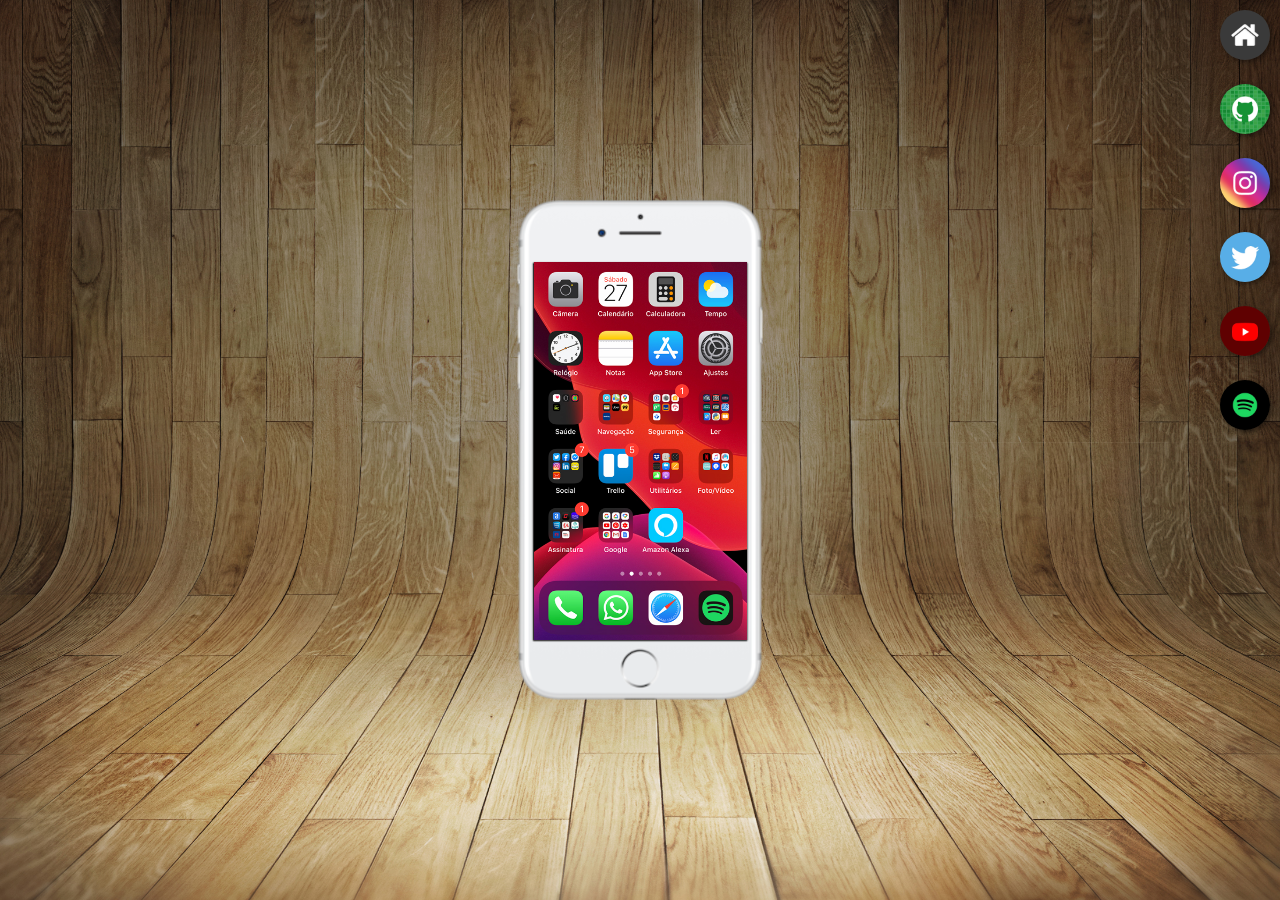
<file: index.html>
<!DOCTYPE html>
<html lang="pt-br">

<head>
    <meta charset="UTF-8">
    <meta name="viewport" content="width=device-width, initial-scale=1.0">
    <title>Projeto Redes sociais</title>
    <link rel="shortcut icon" href="favicon.ico" type="image/x-icon">
    <link rel="stylesheet" href="estilos/style.css">
</head>

<body>
    <main>

        <section id="telefone">
            <iframe src="home.html" name="tela" id="tela" frameborder="0"></iframe>
        </section>



        <section id="redes">
            <a href="home.html" target="tela"> <img src="imagens/logo-home.jpg" alt="home"></a><br>
            <a href="github.html" target="tela"> <img src="imagens/logo-github.jpg" alt="git"></a><br>
            <a href="instagram.html" target="tela"> <img src="imagens/logo-instagram.jpg" alt="IG"></a><br>
            <a href="twitter.html" target="tela"> <img src="imagens/logo-twitter.jpg" alt="X"></a><br>
            <a href="youtube.html" target="tela"> <img src="imagens/logo-youtube.jpg" alt="YT"></a><br>
            <a href="spotify.html" target="tela"> <img src="imagens/logo-spotify.jpg" alt="SPOTIFY"></a>
        </section>
    </main>
</body>

</html>
</file>
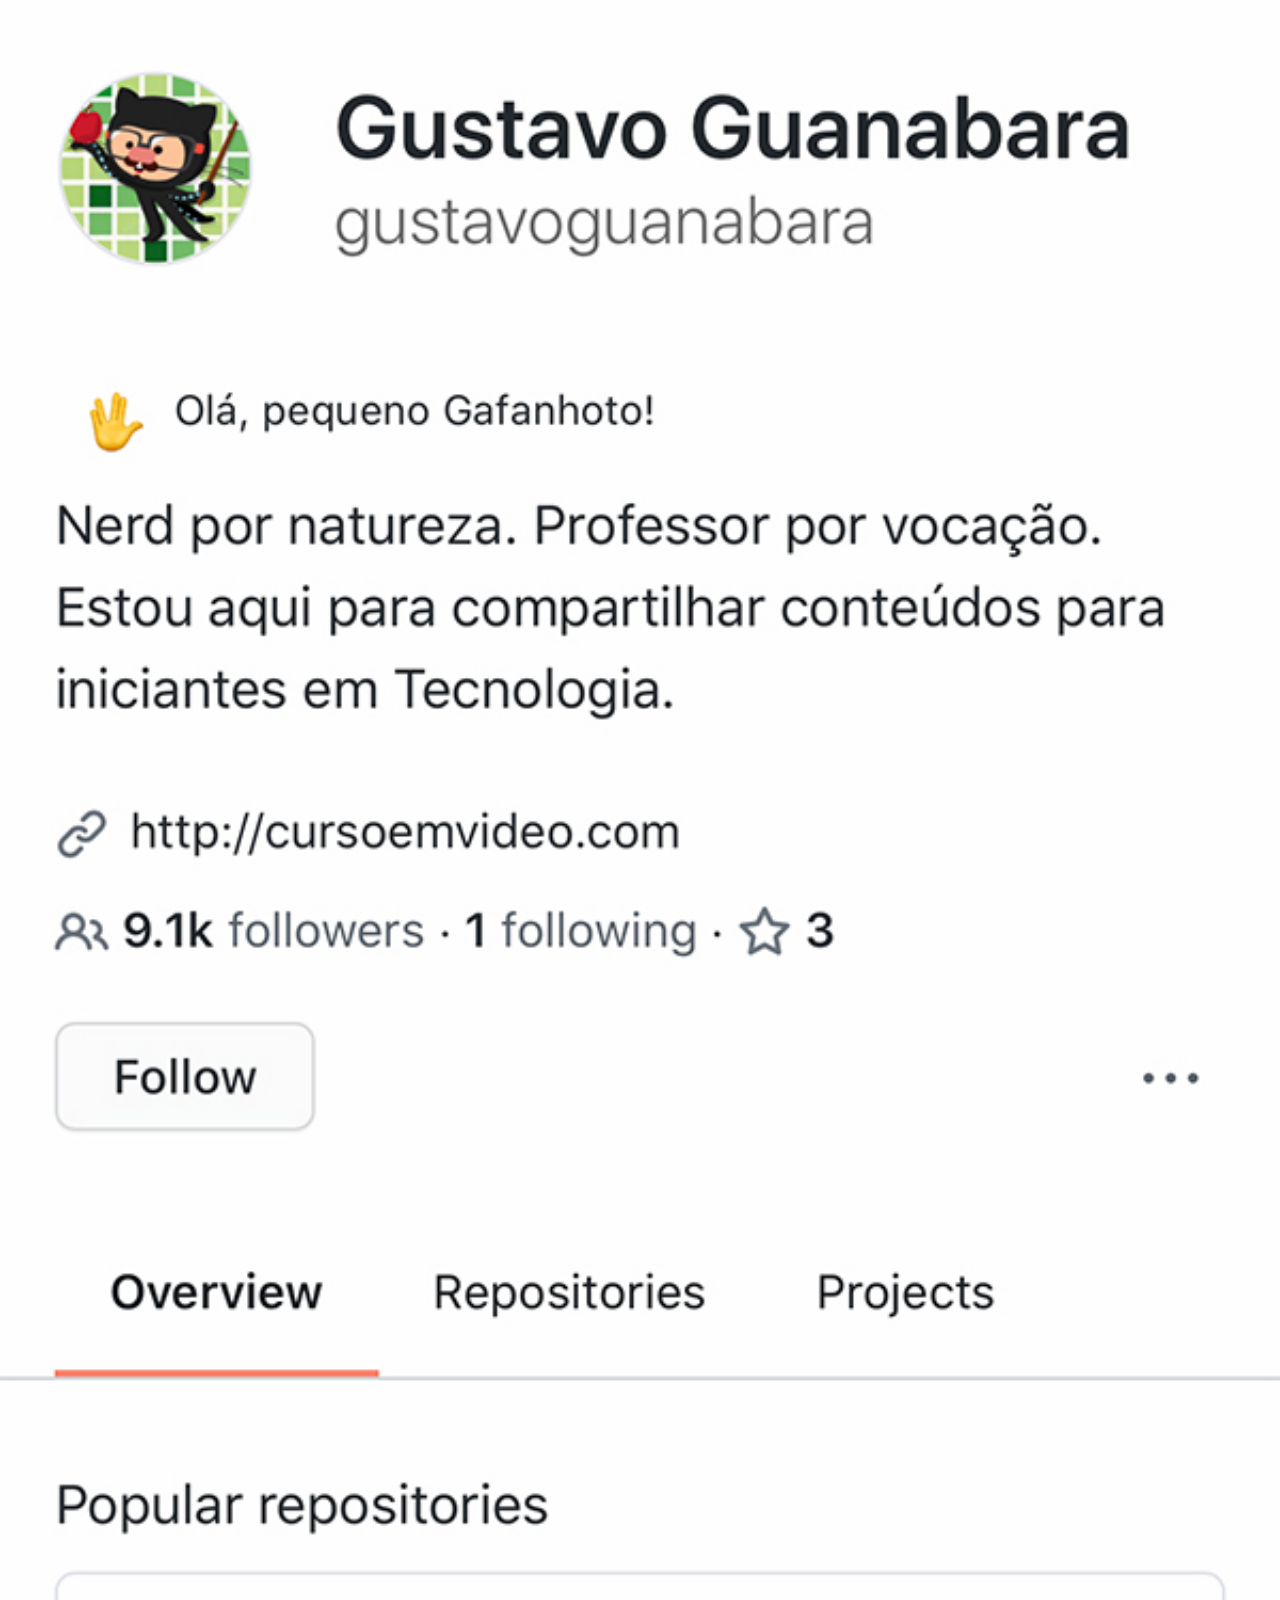
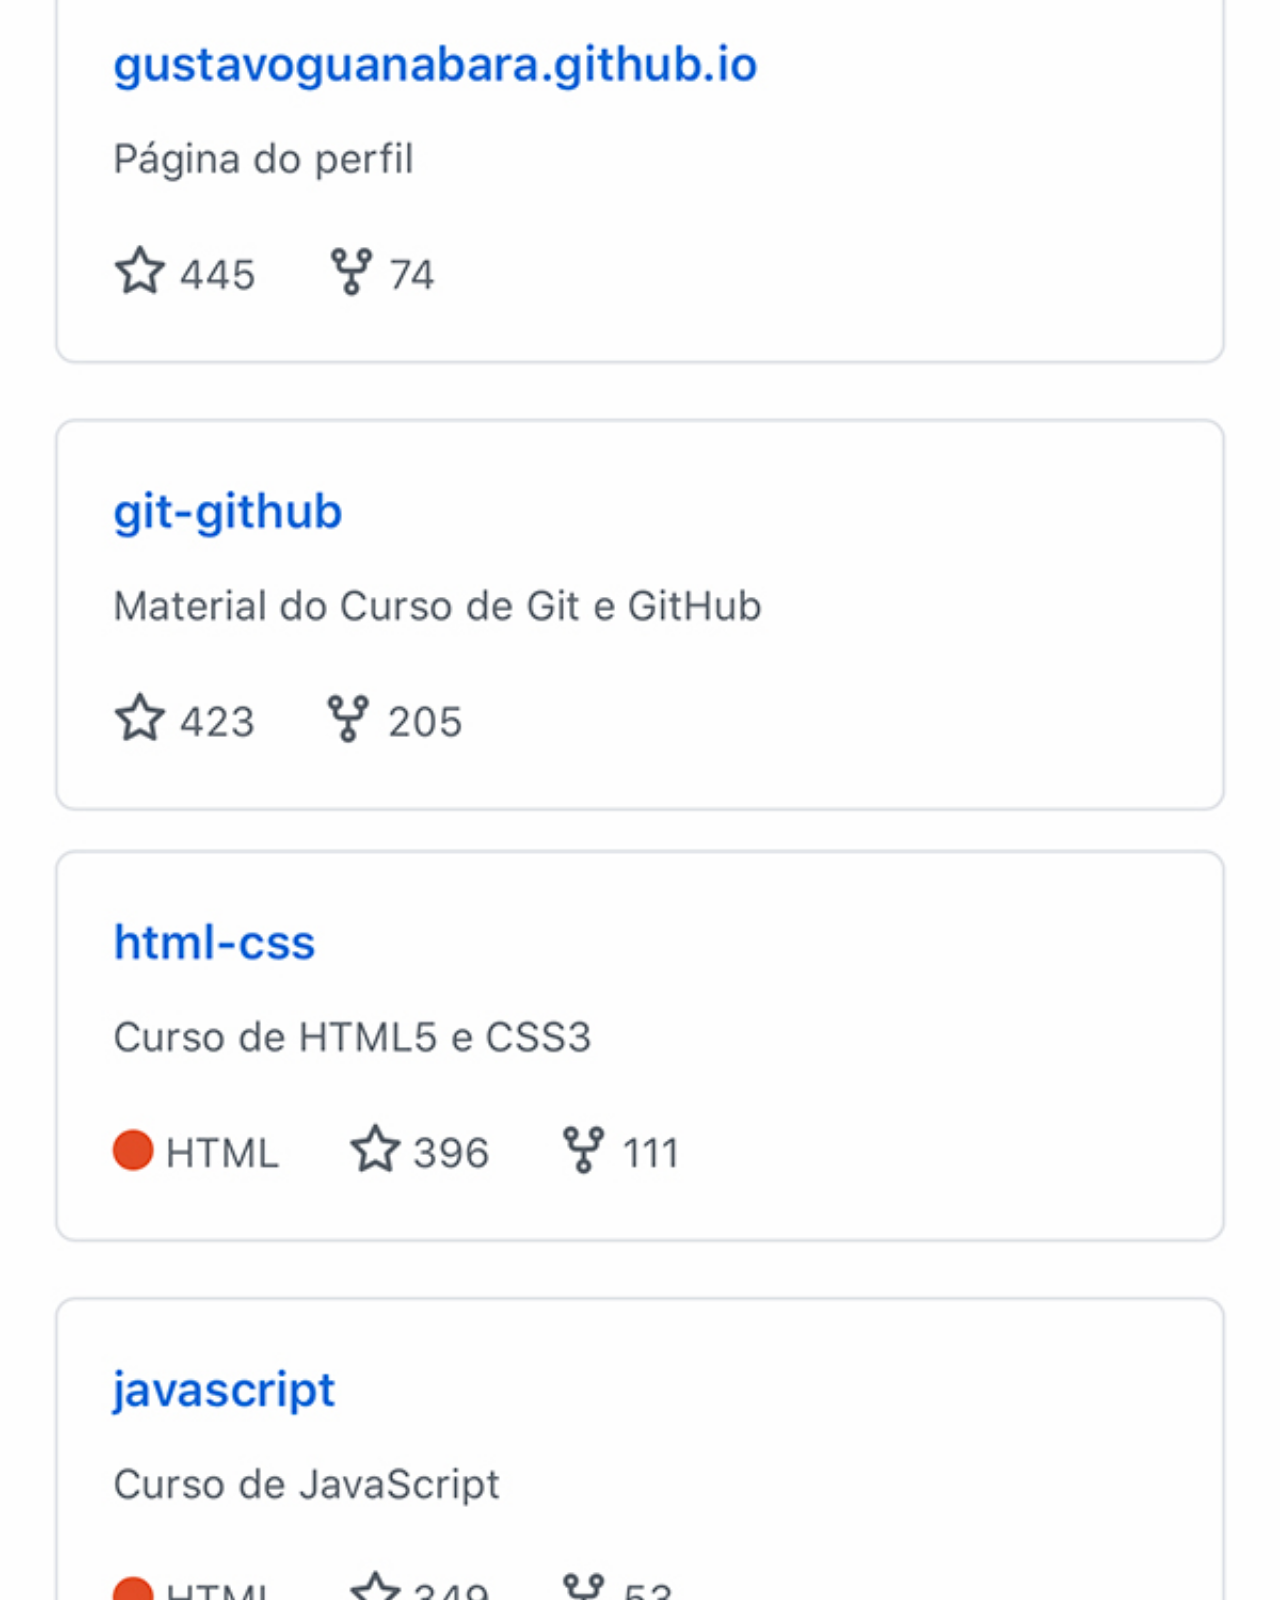
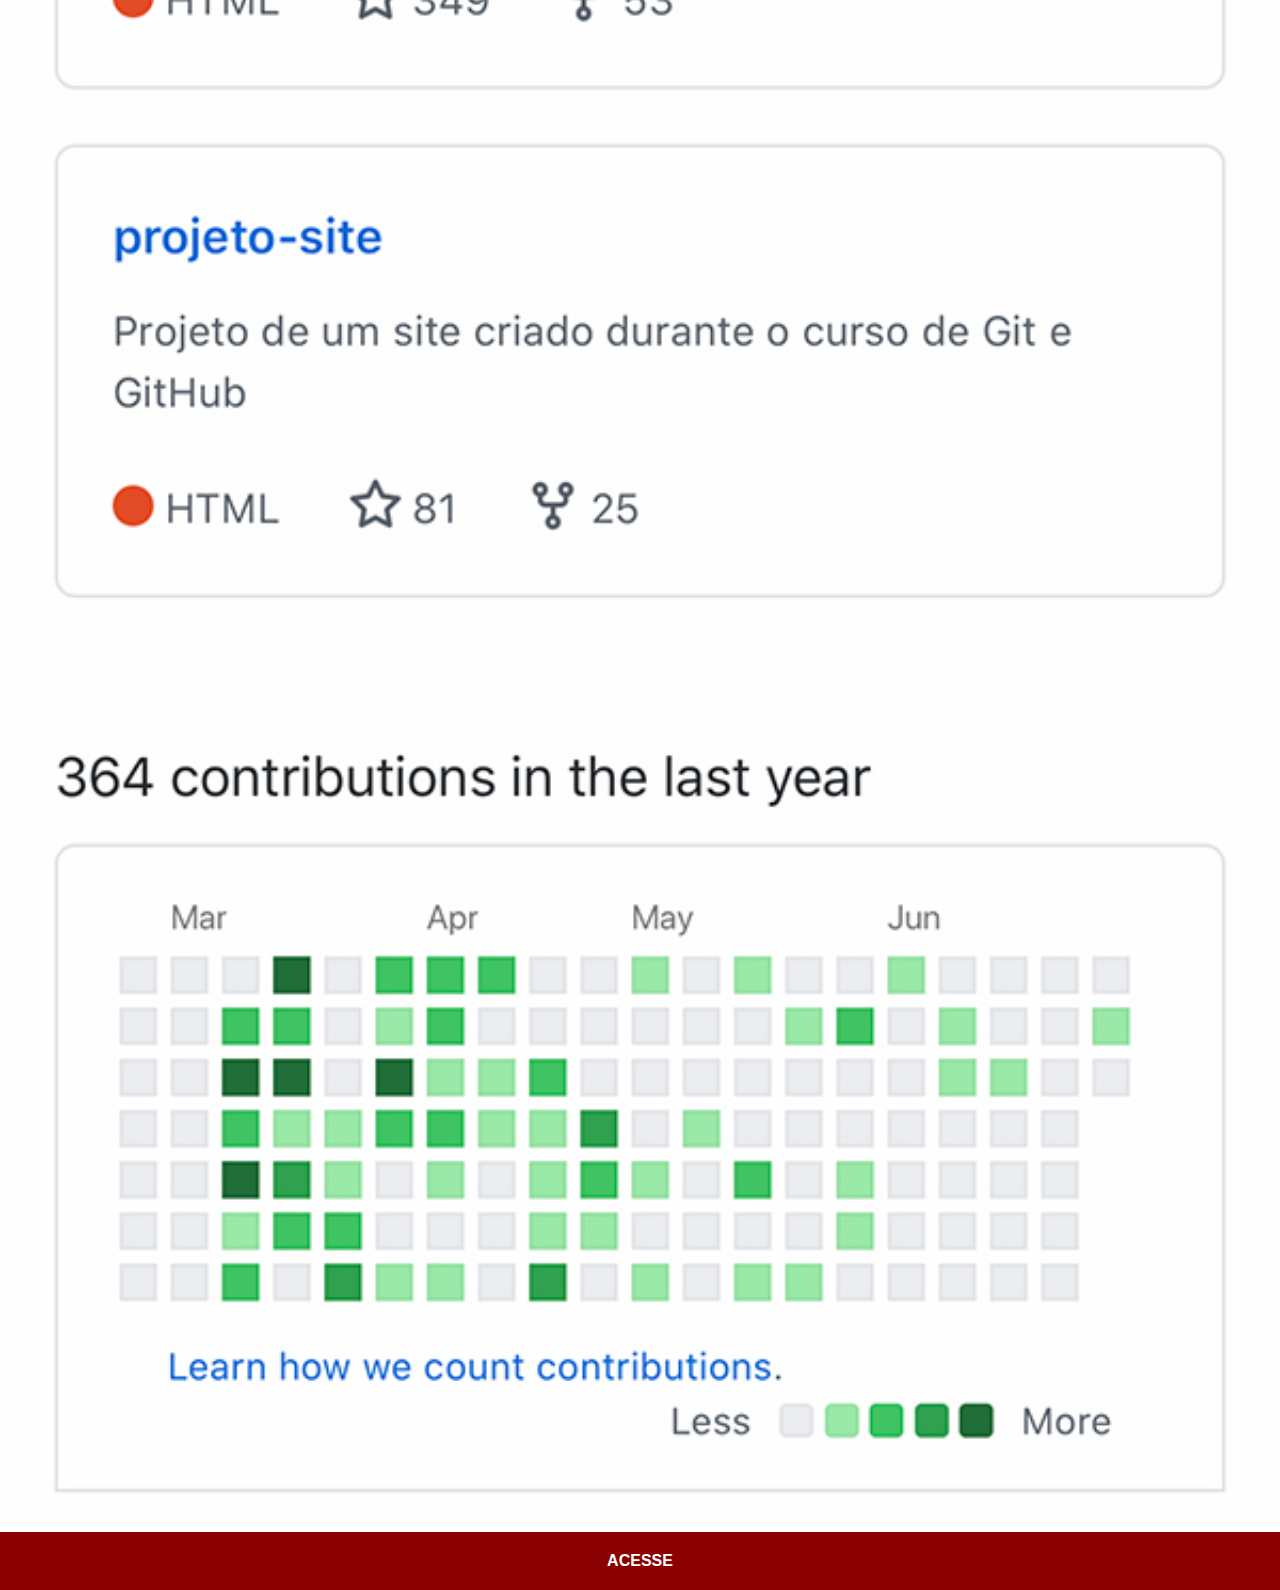
<file: github.html>
<!DOCTYPE html>
<html lang="pt-br">
<head>
    <meta charset="UTF-8">
    <meta name="viewport" content="width=device-width, initial-scale=1.0">
    <title>GITHUB</title>
</head>
<link rel="stylesheet" href="estilos/social.css">
<body>
    <img src="imagens/tela-github.jpg" alt="GITHUB">
    <a target="_blank" href="https://github.com/arthurolivercarva/"> ACESSE</a>
</body>
</html>
</file>
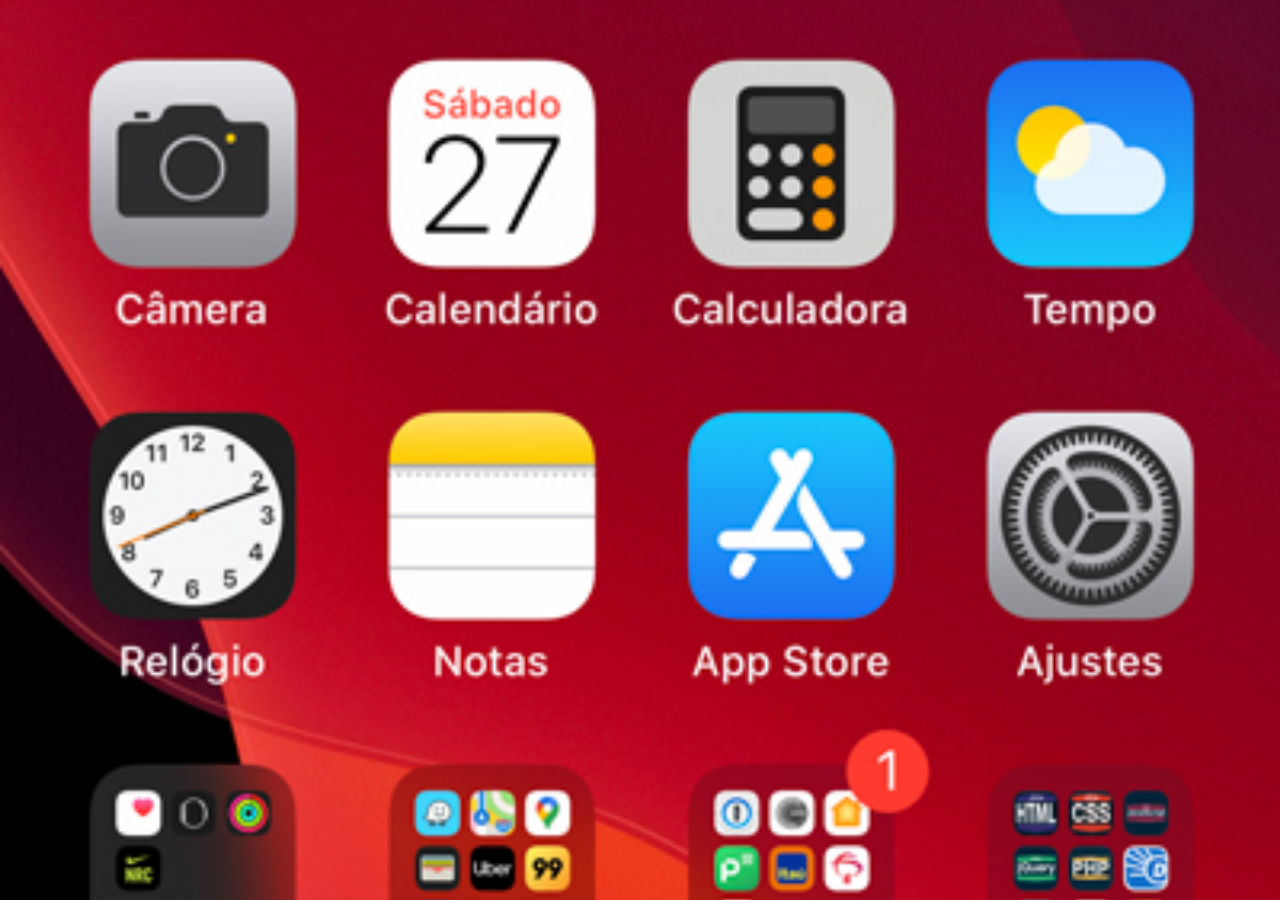
<file: home.html>
<!DOCTYPE html>
<html lang="pt-br">

<head>
    <meta charset="UTF-8">
    <meta name="viewport" content="width=device-width, initial-scale=1.0">
    <title>Home</title>
</head>
<style>
    * {
        margin: 0px;
        padding: 0px;
    }

    body {
        width: 100vw;
        height: 100vh;
        background: black url('imagens/tela-home.jpg') no-repeat top center;
        background-size: cover;
    }
</style>

<body>

</body>

</html>
</file>
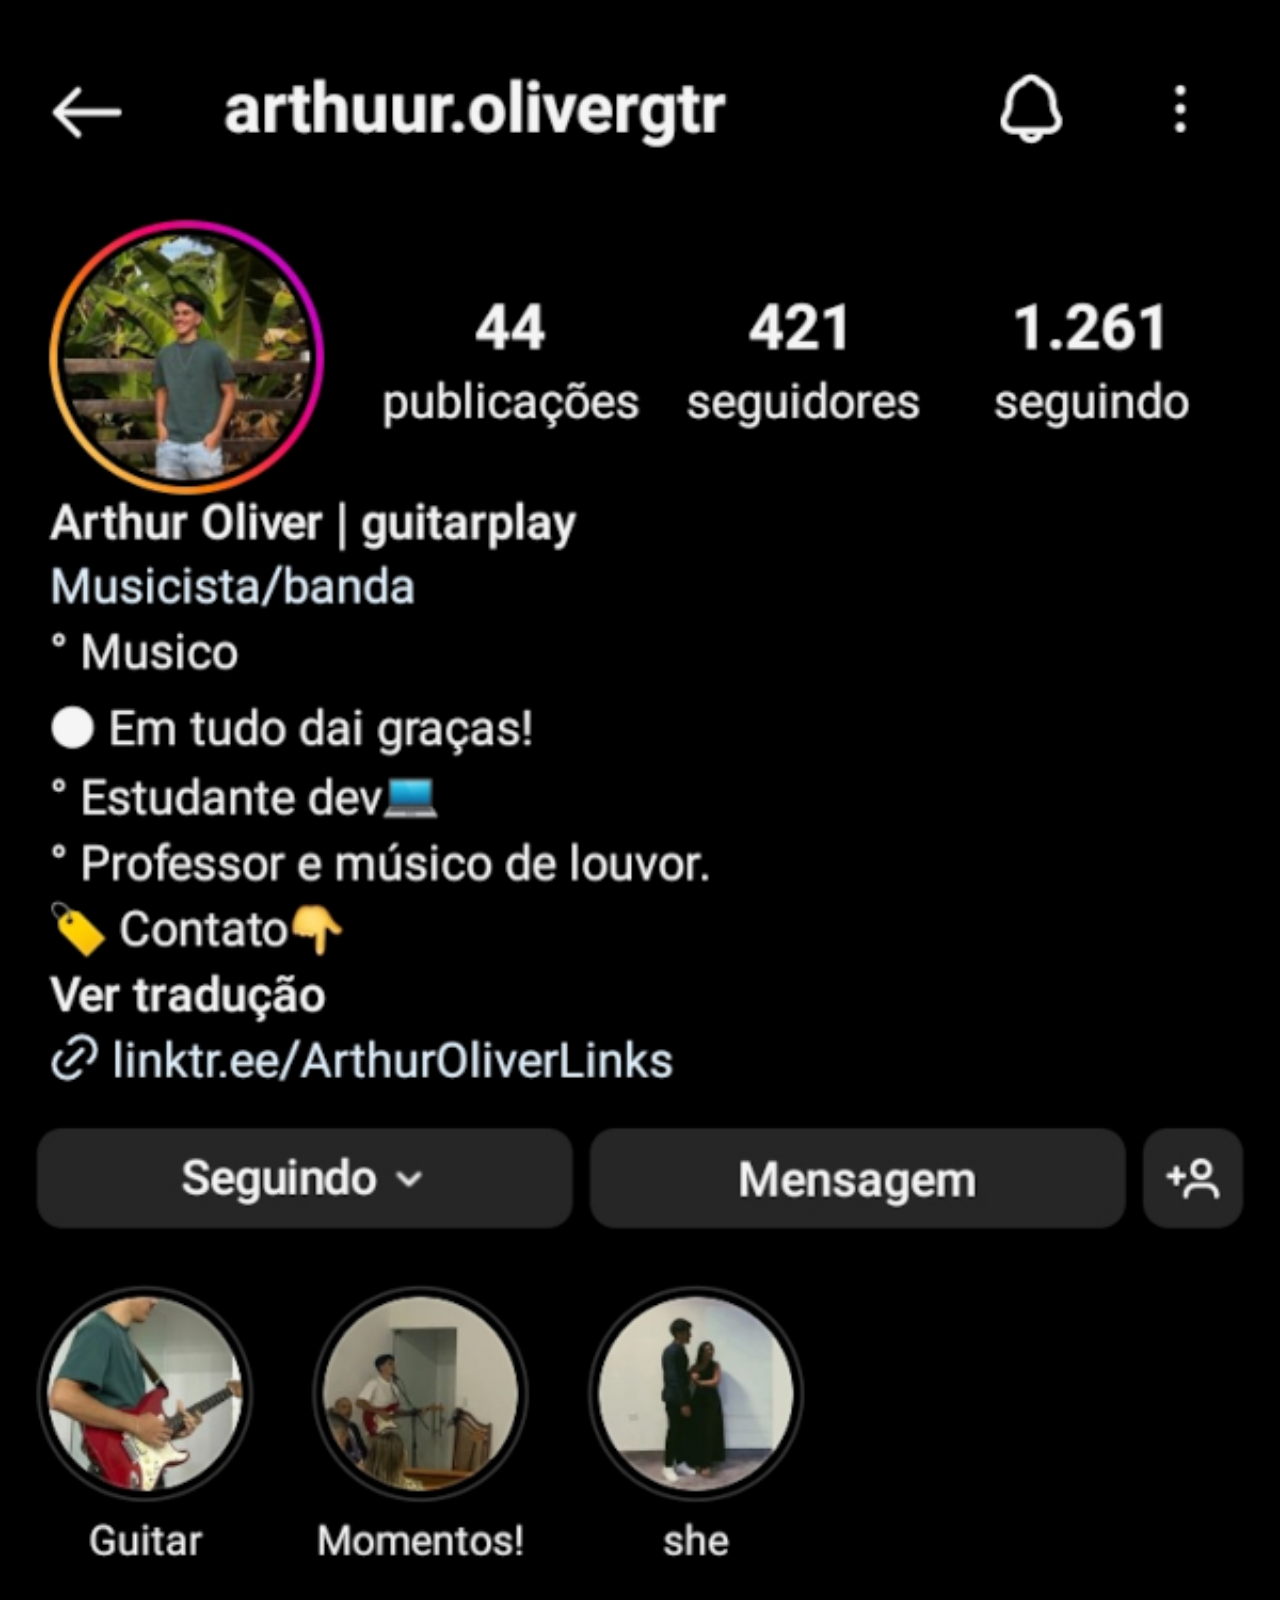
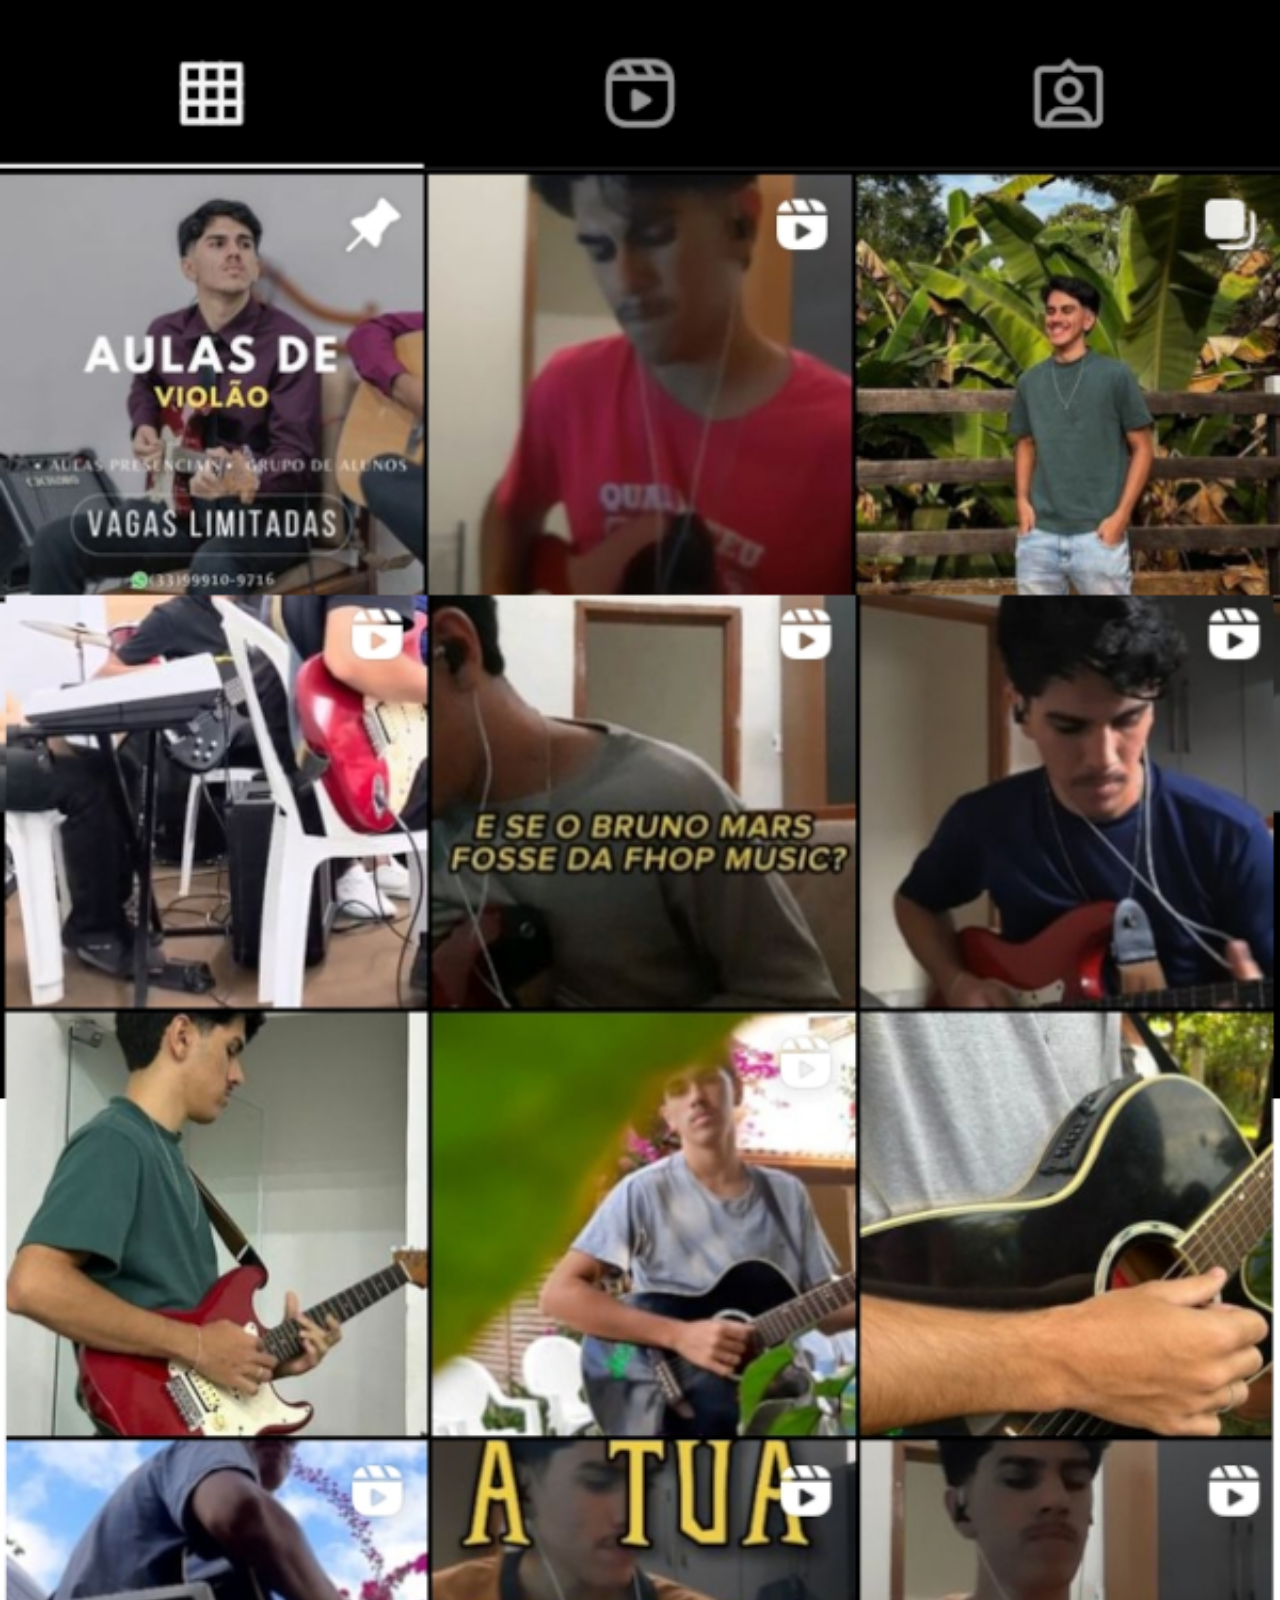
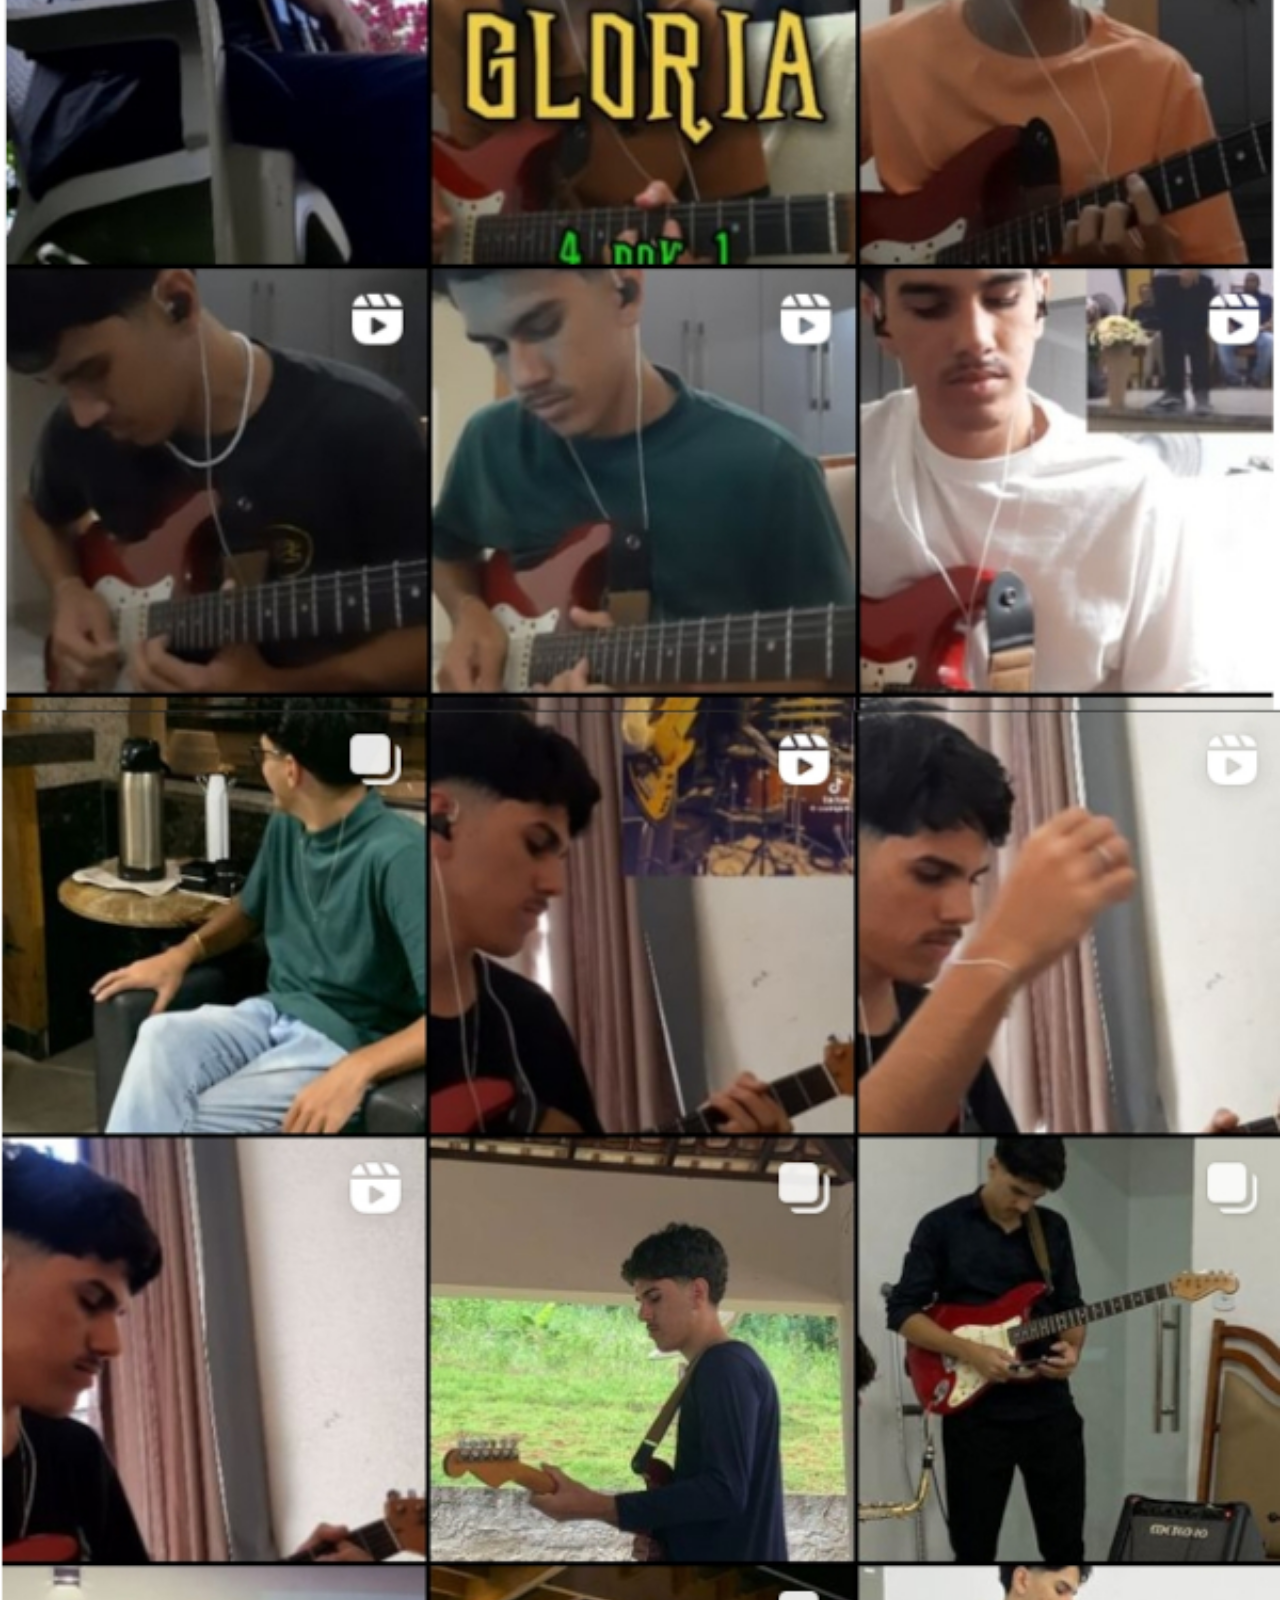
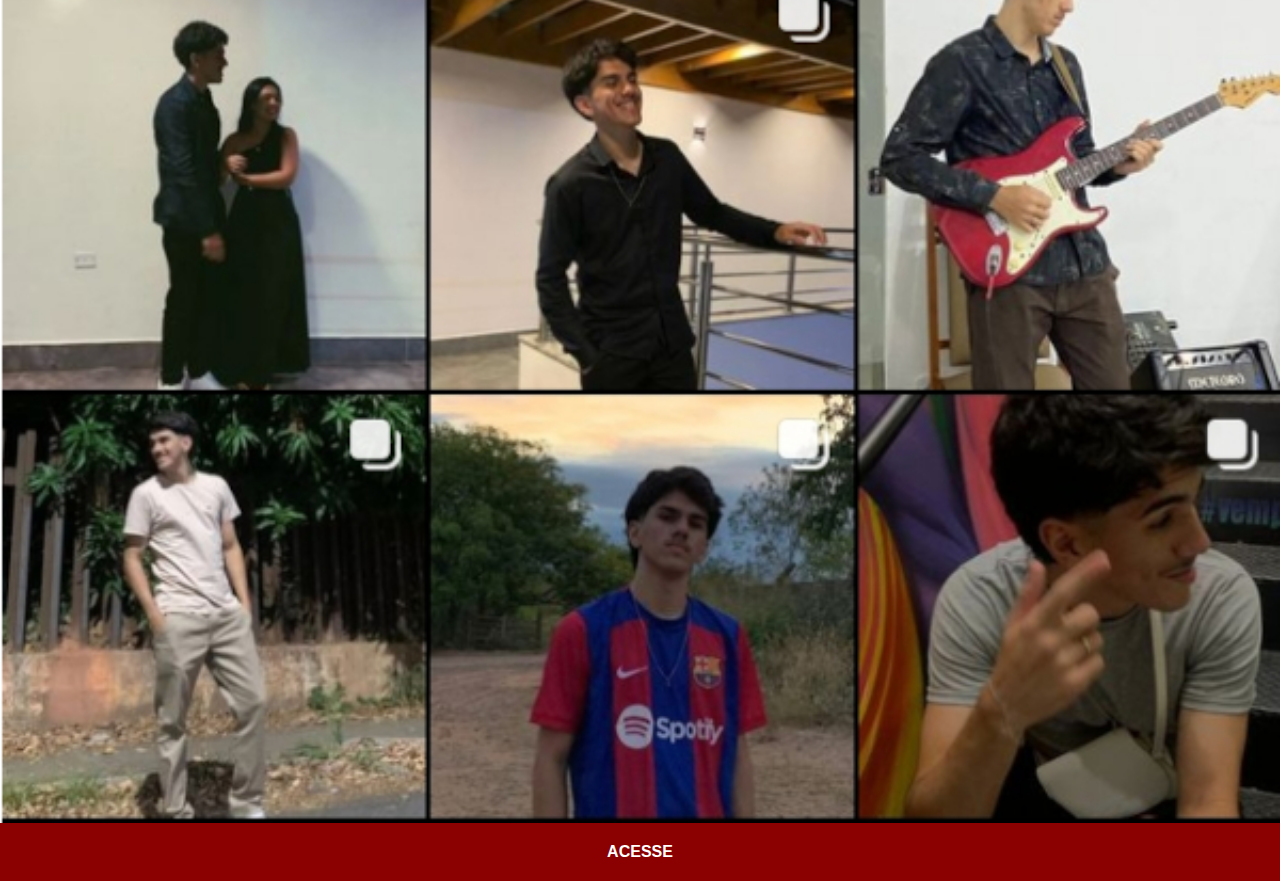
<file: instagram.html>
<!DOCTYPE html>
<html lang="pt-br">
<head>
    <meta charset="UTF-8">
    <meta name="viewport" content="width=device-width, initial-scale=1.0">
    <title>INSTAGRAM</title>
    <link rel="stylesheet" href="estilos/social.css">
</head>
<body>
    <img src="imagens/instagram.jpg" alt="instagram">
    <a target="_blank" href="https://www.instagram.com/arthuur.olivergtr/">ACESSE</a>
</body>
</html>
</file>
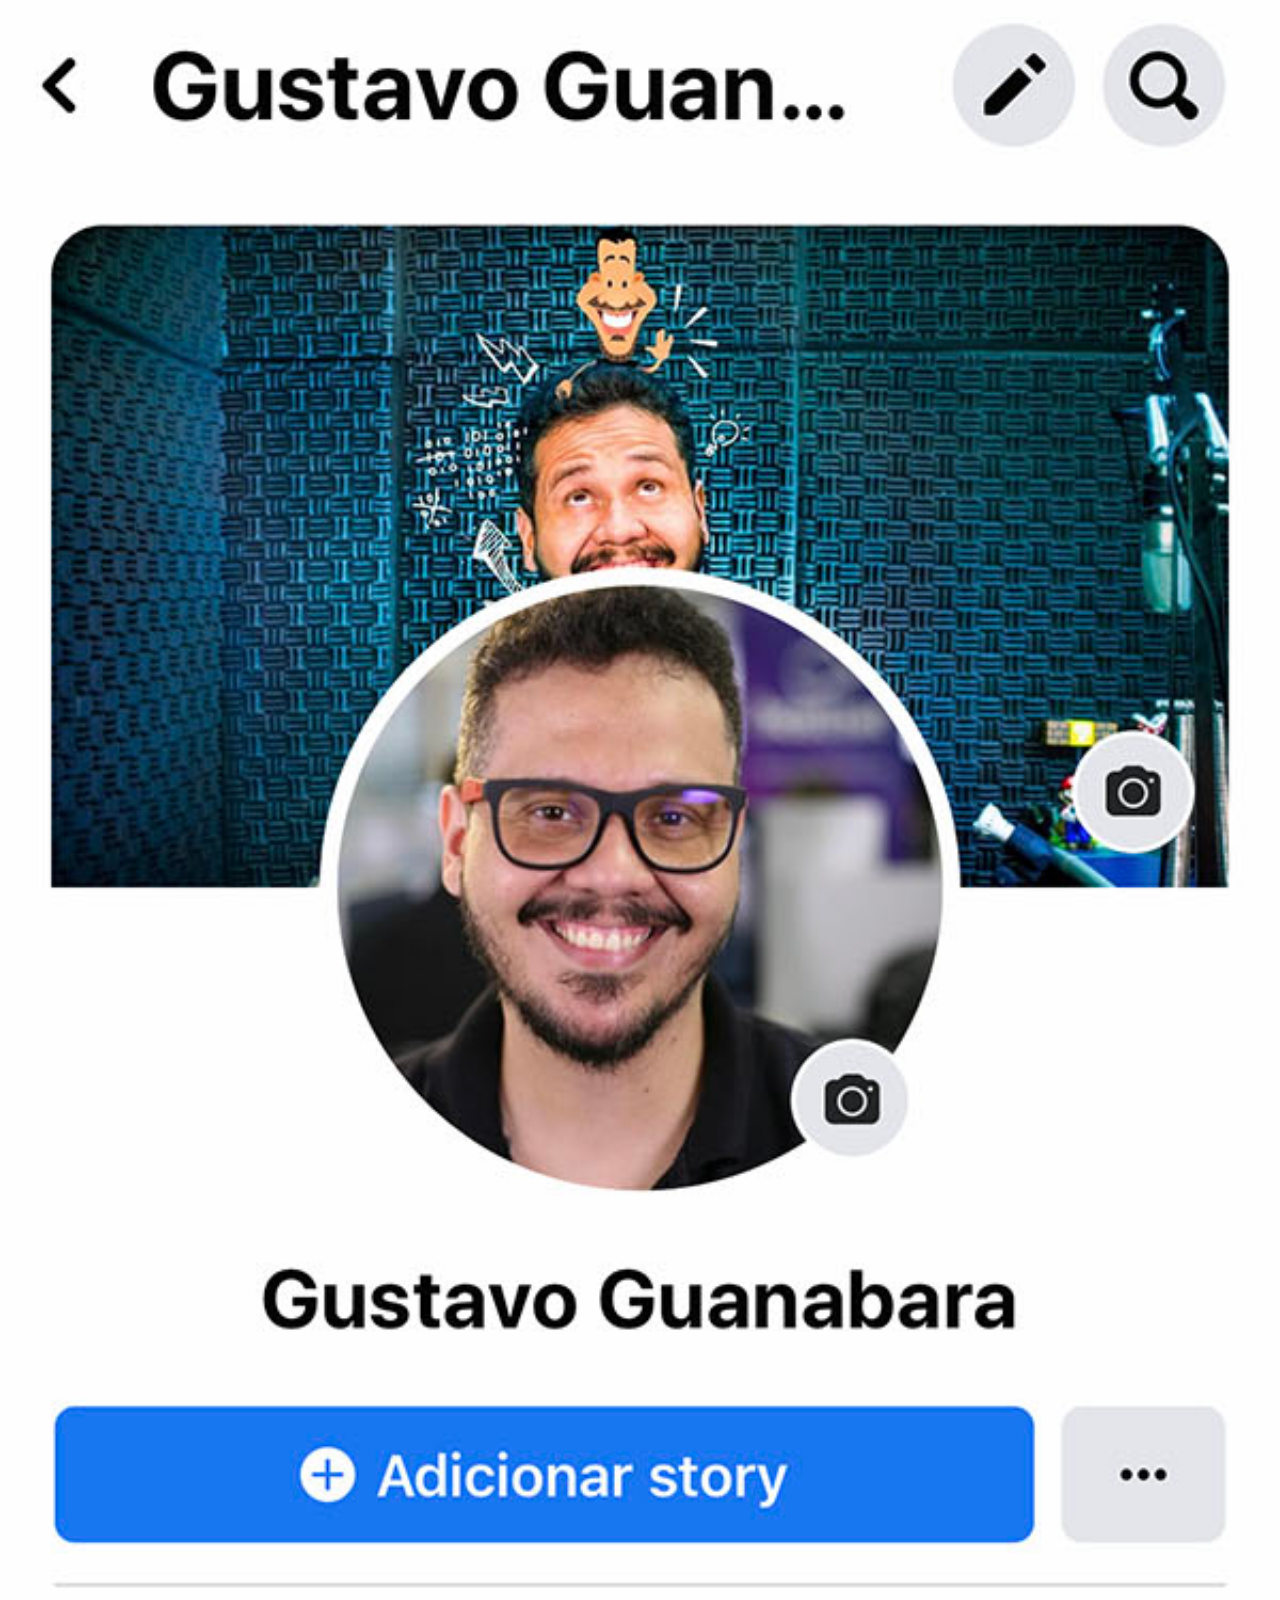
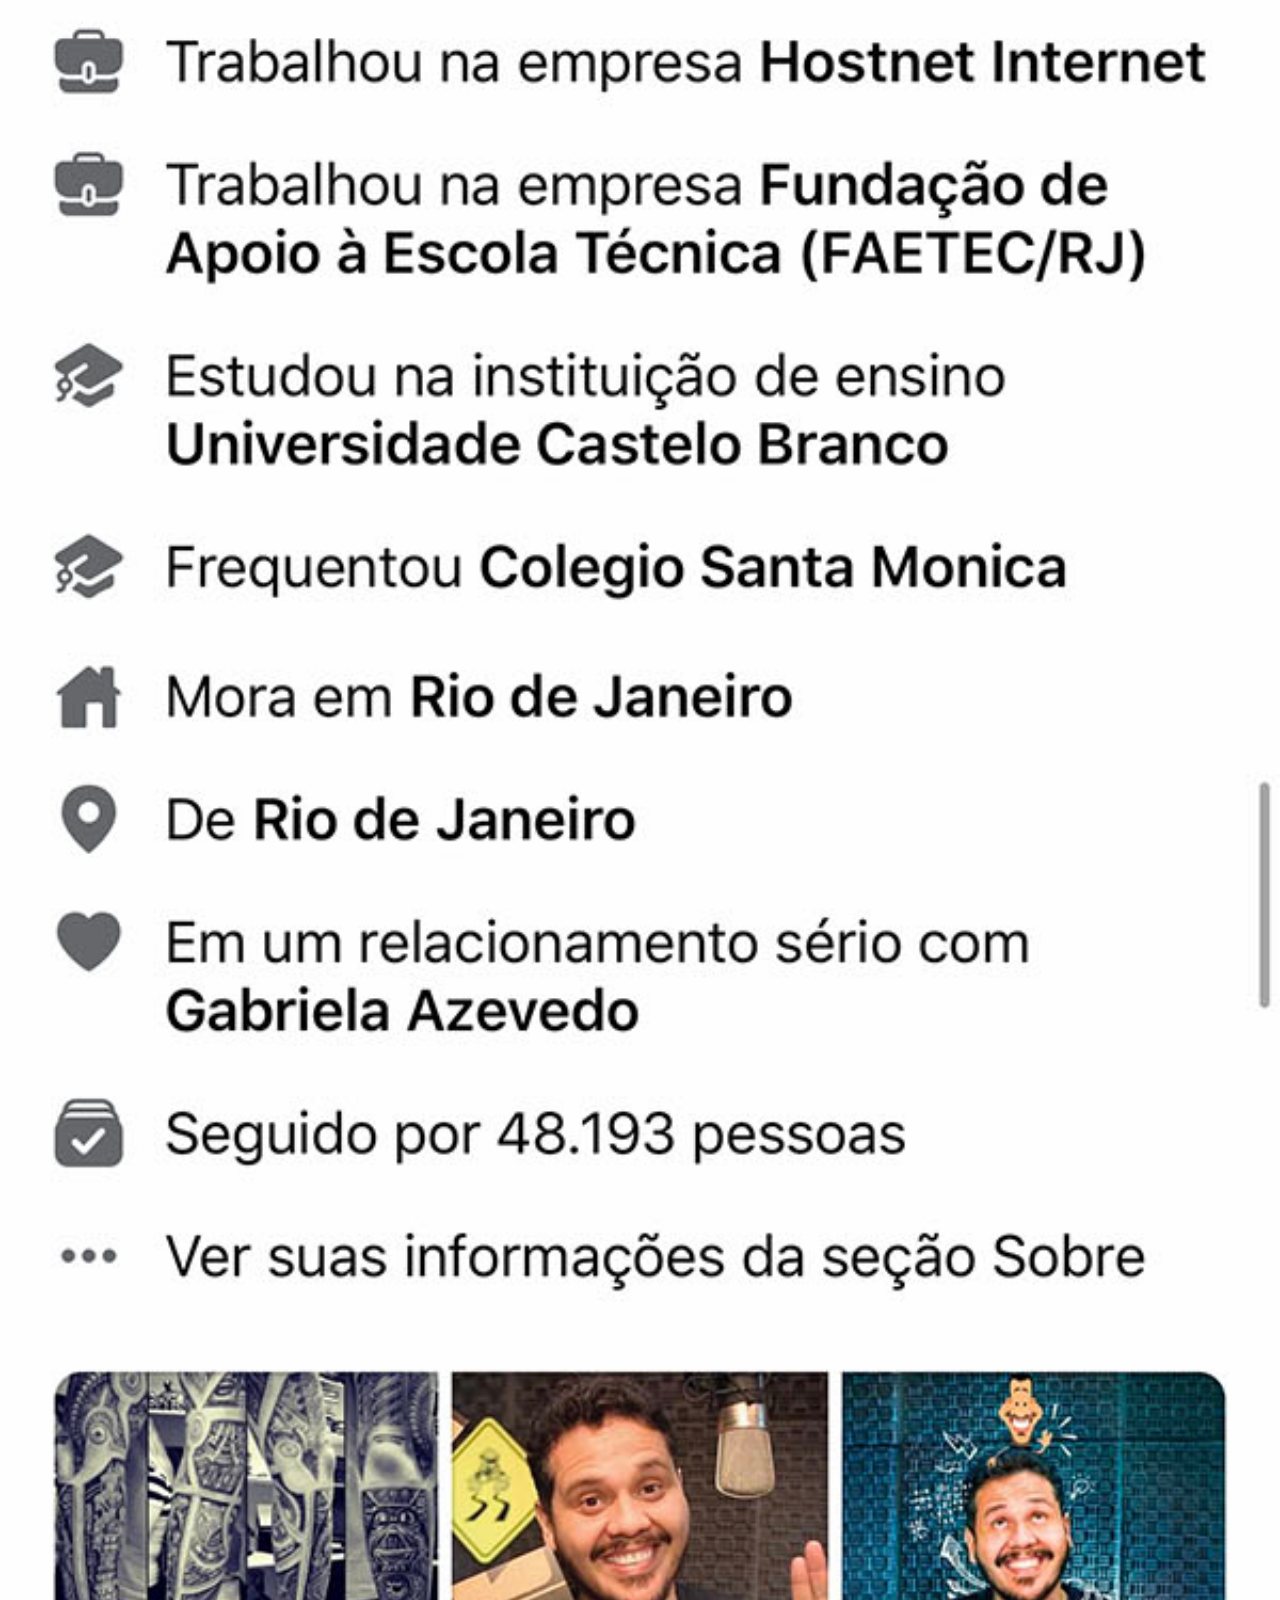
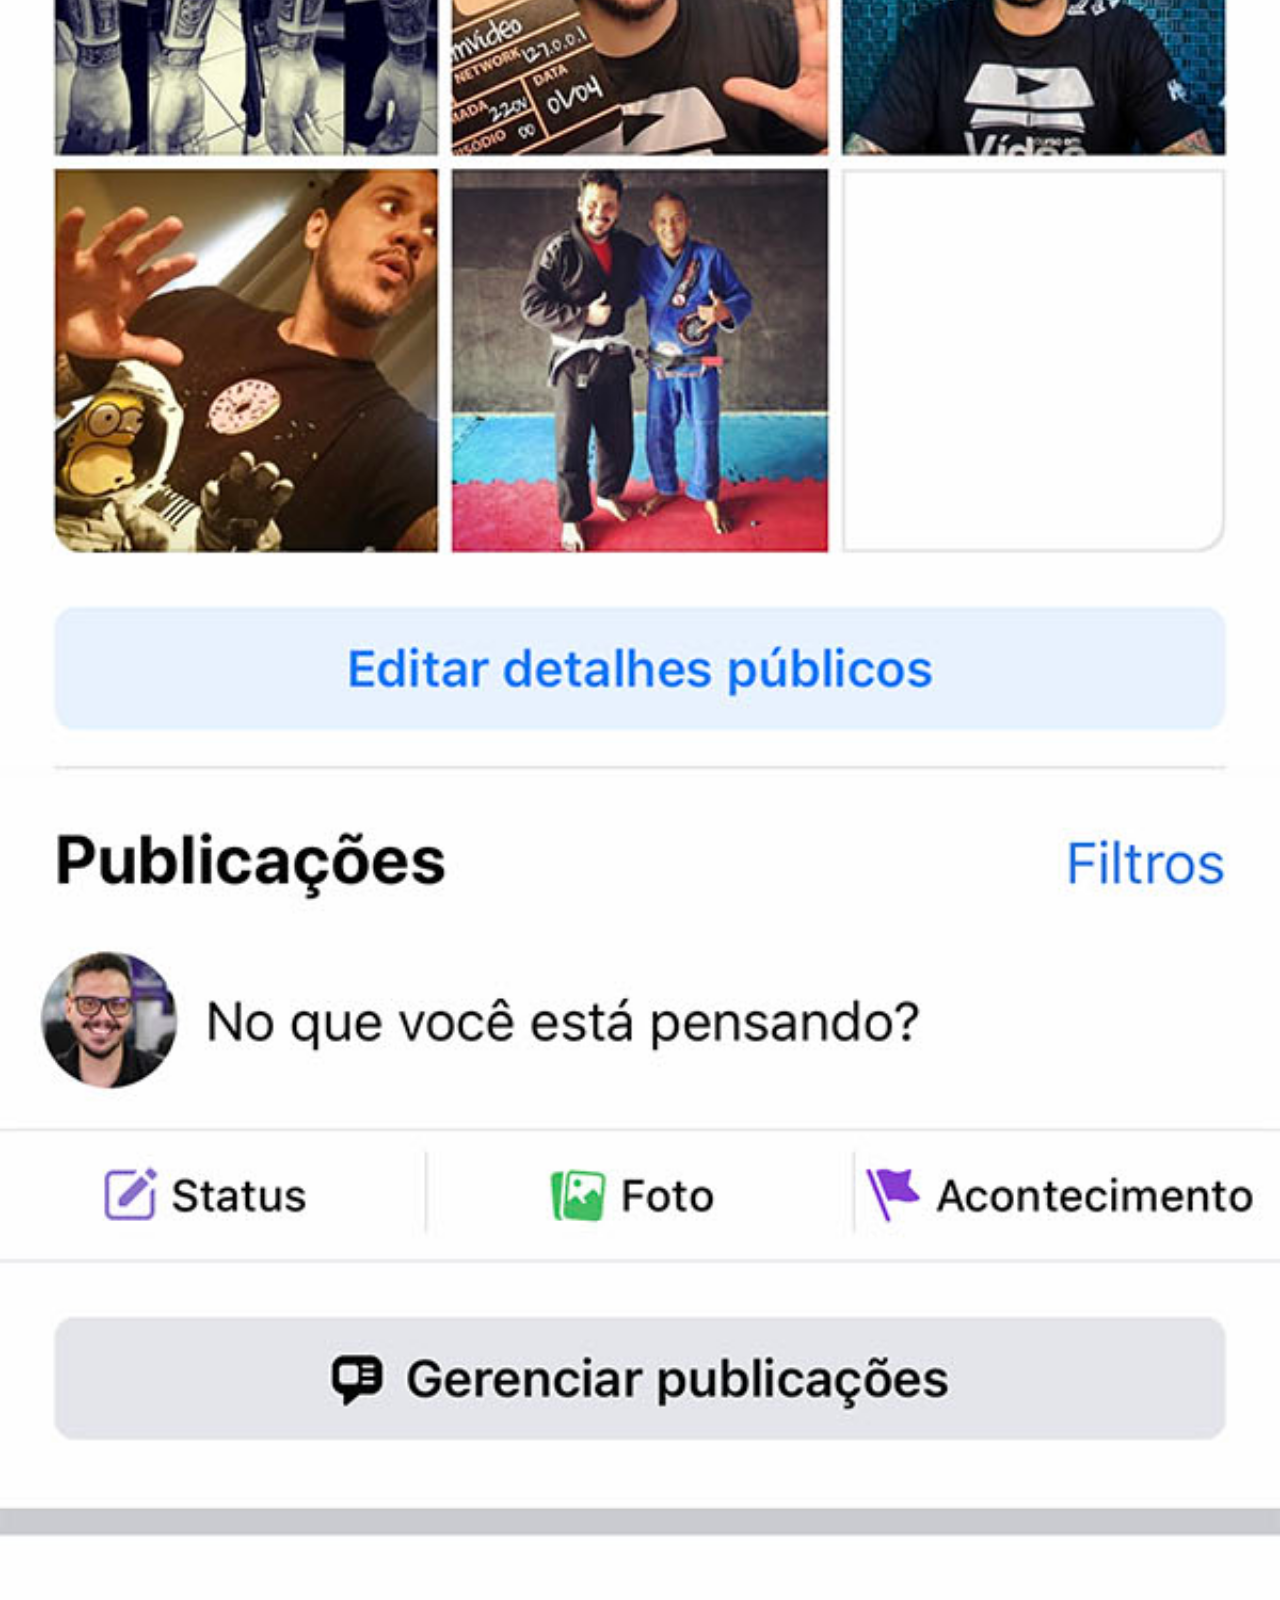
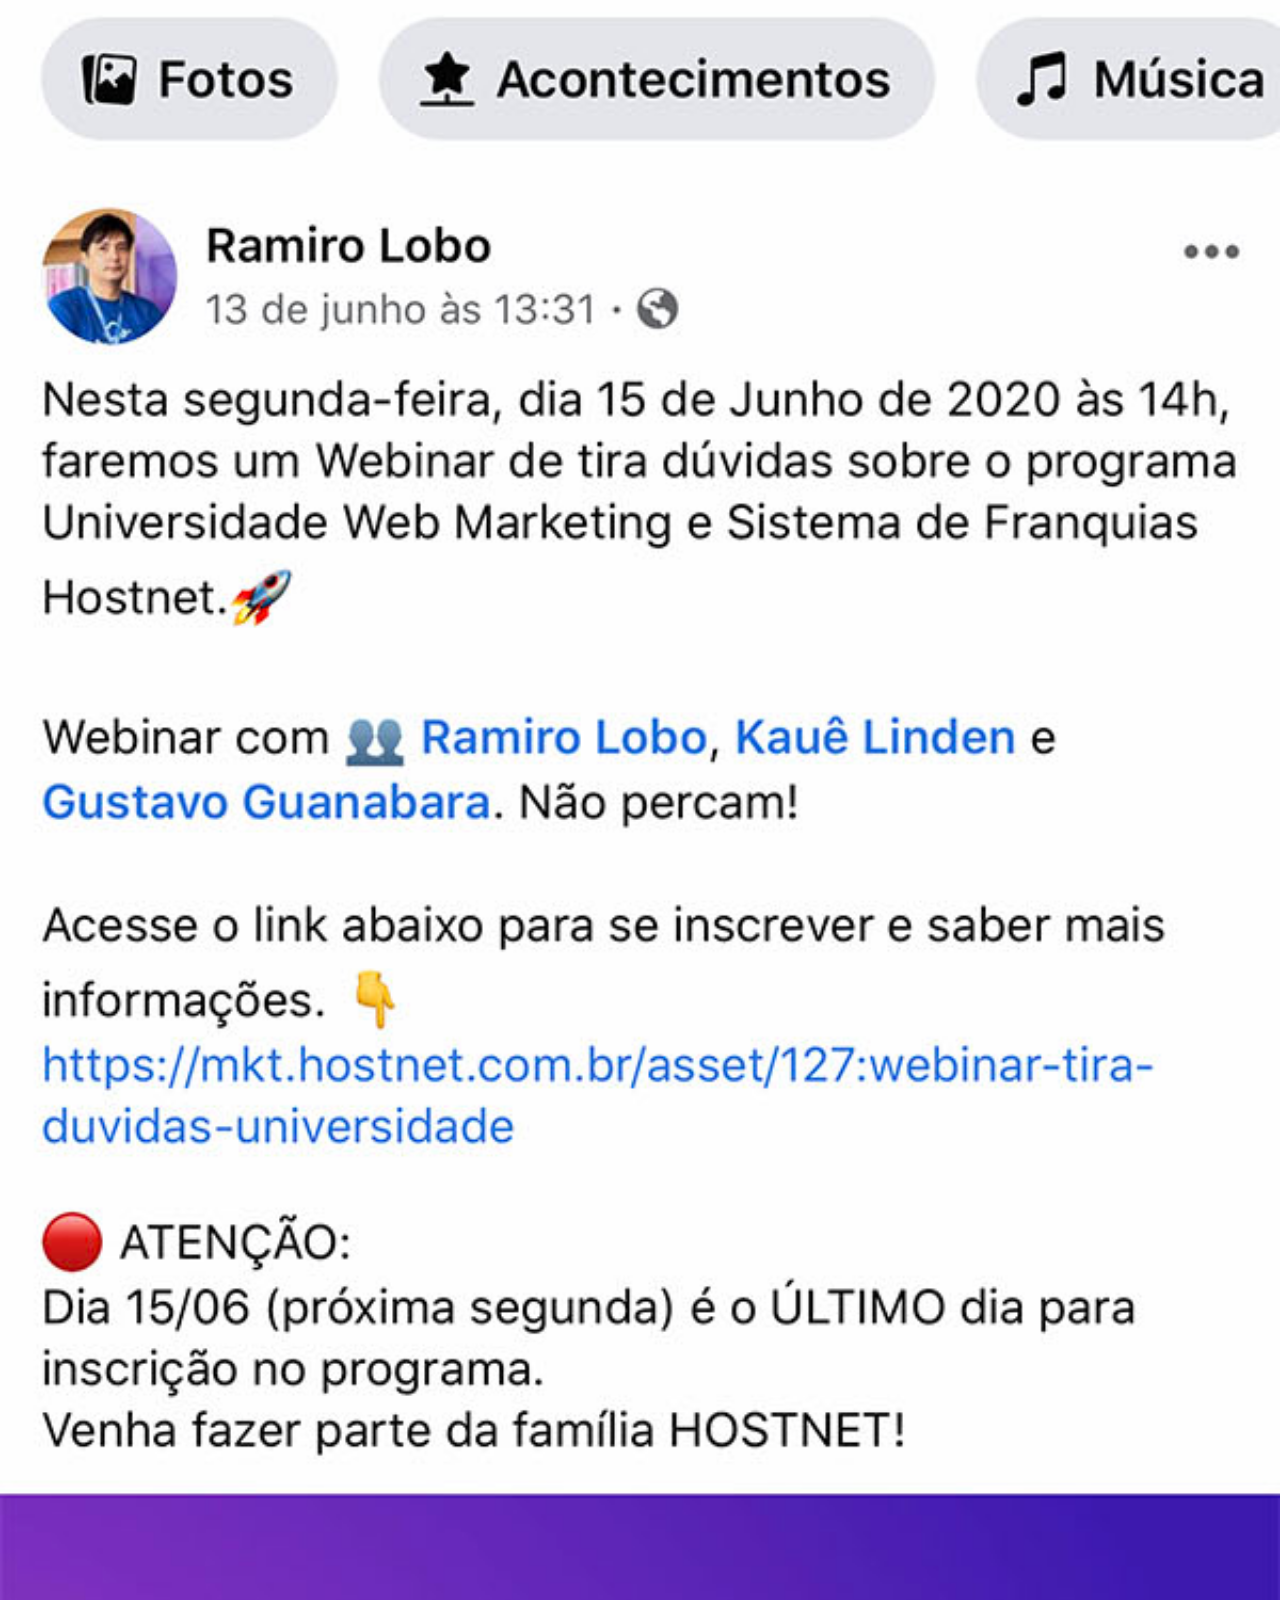
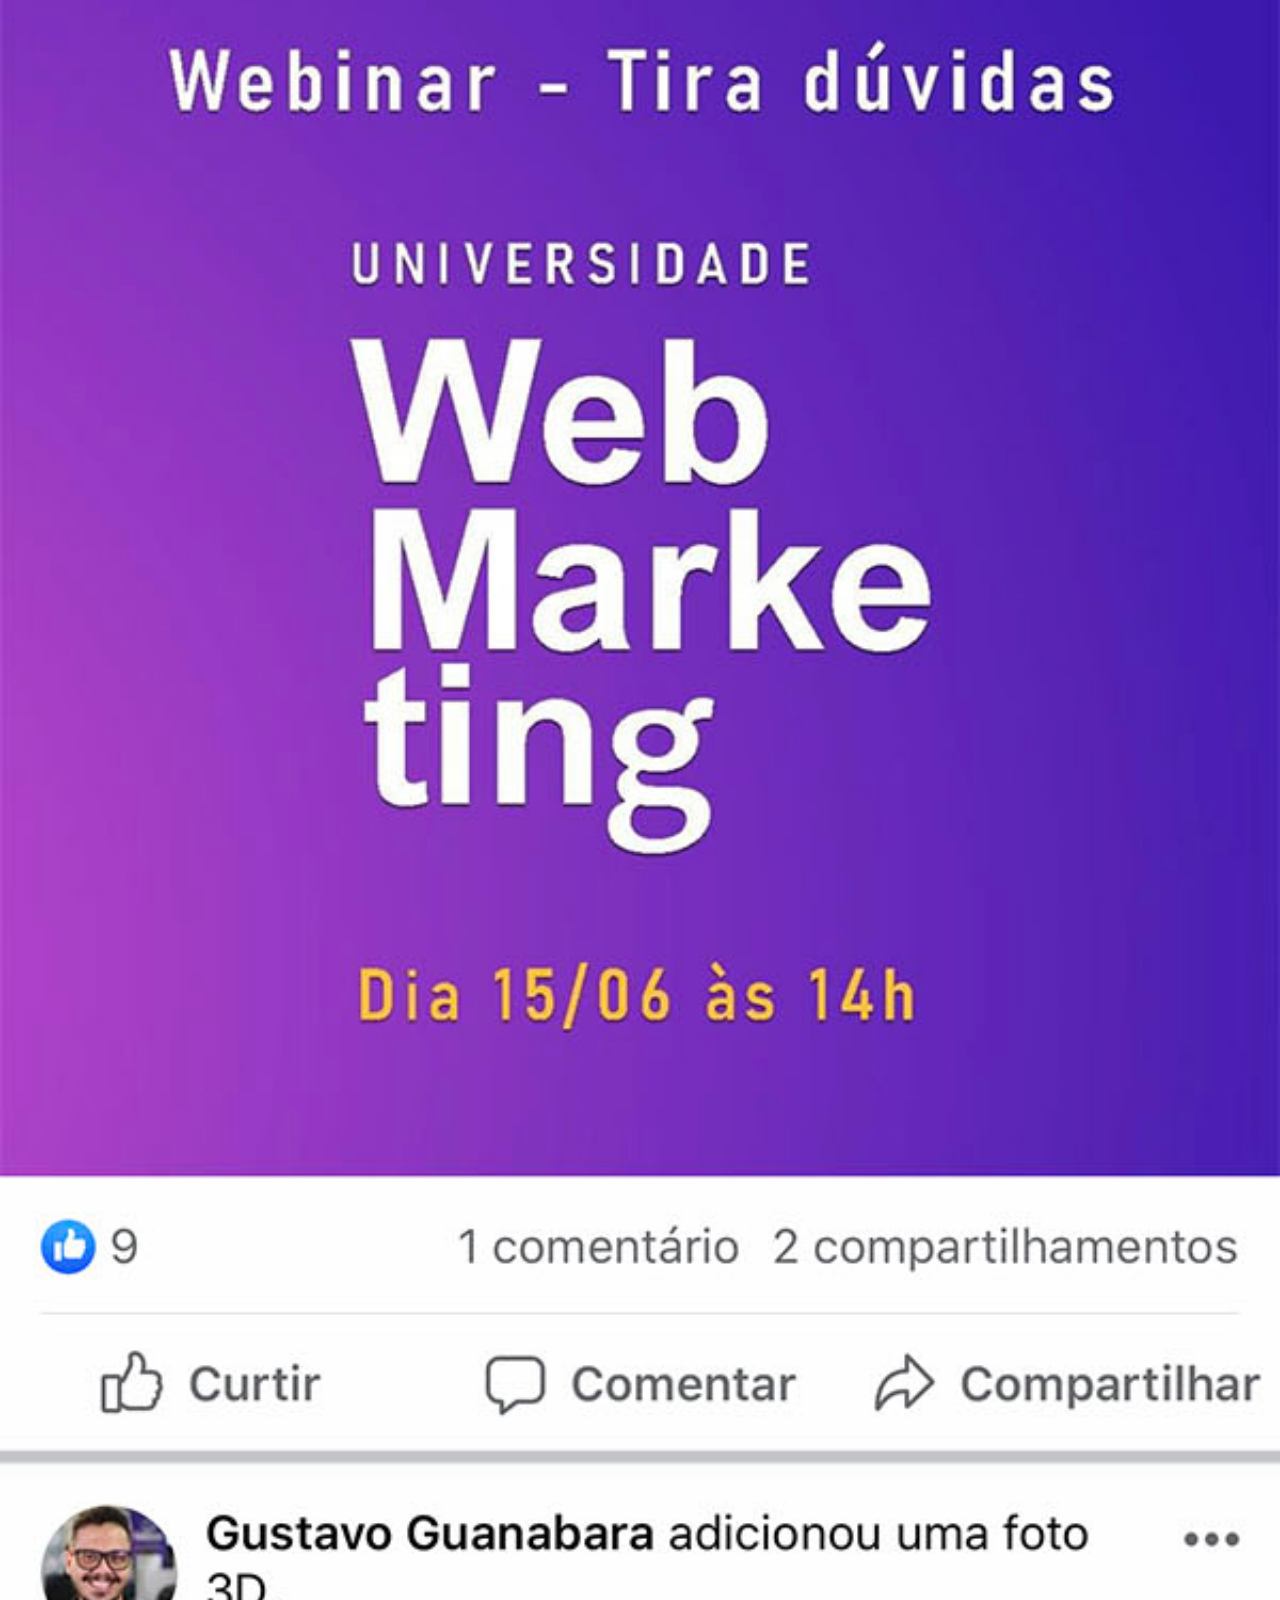
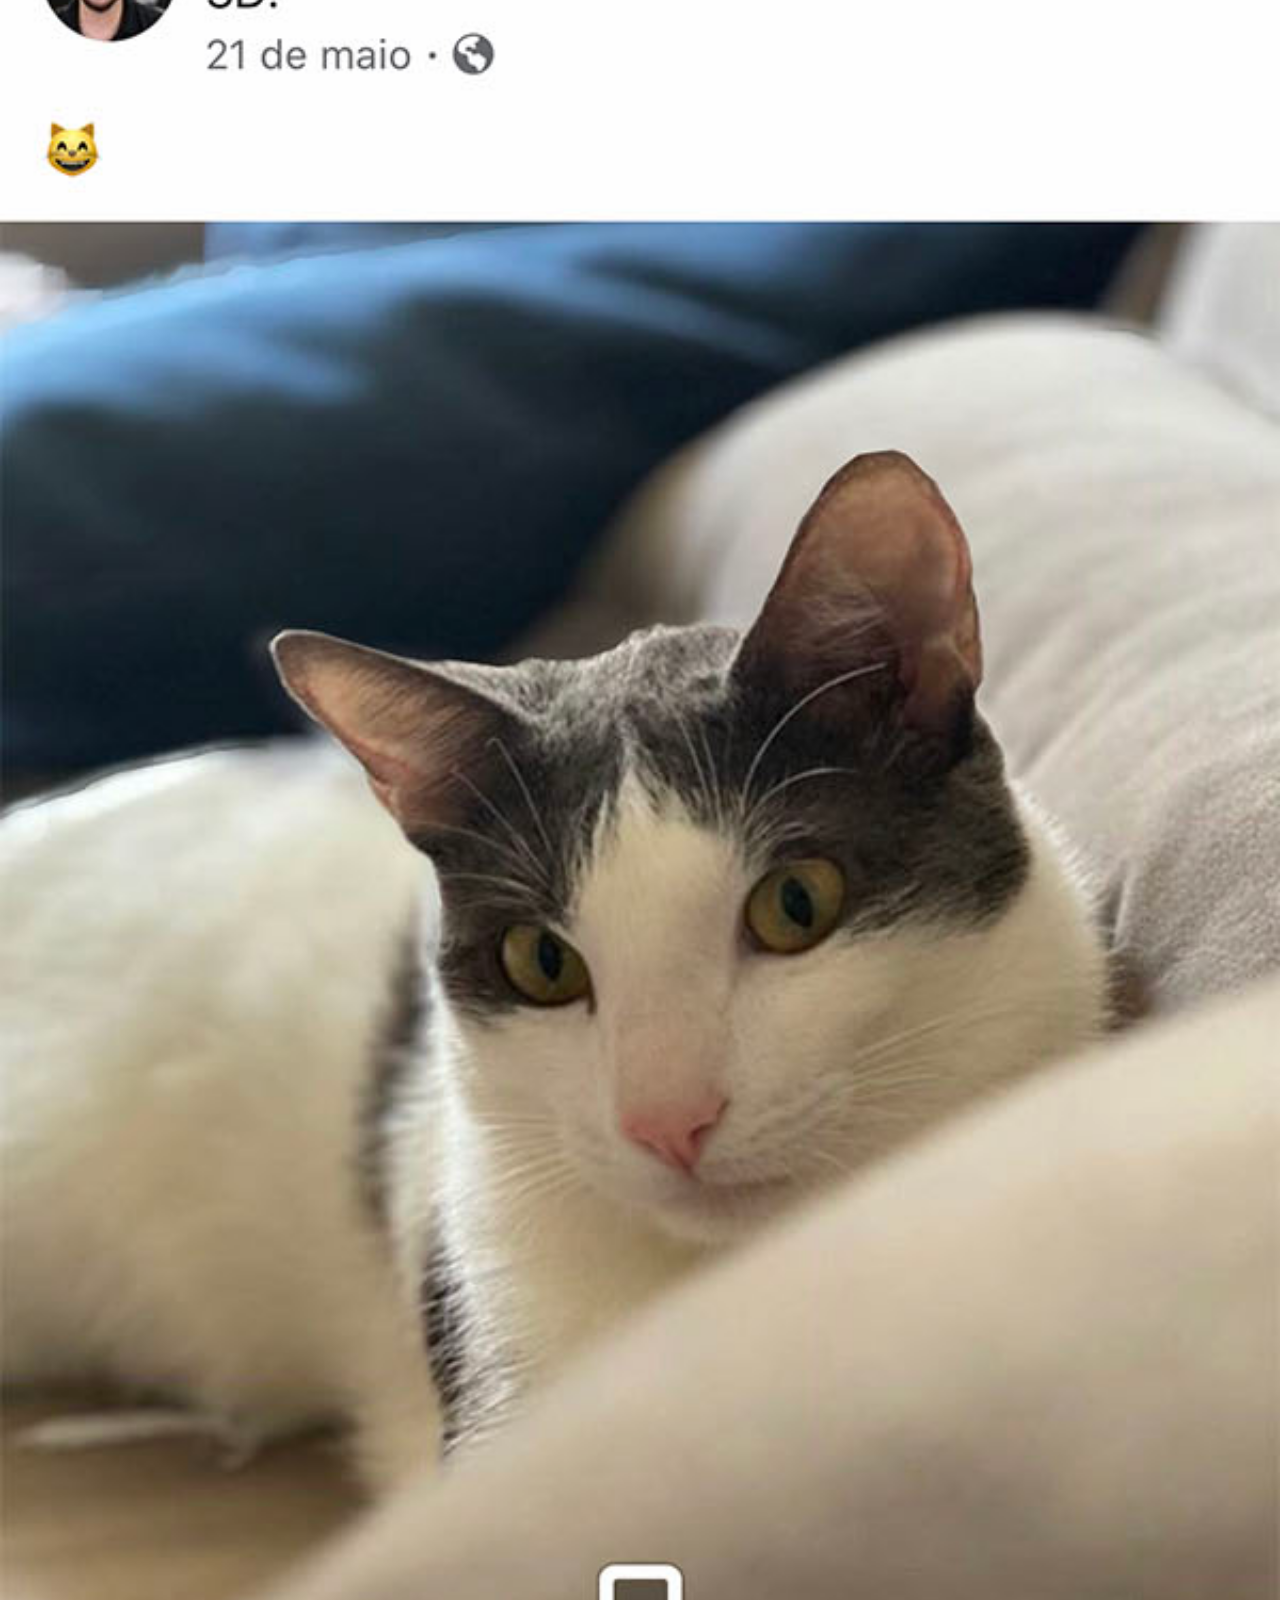
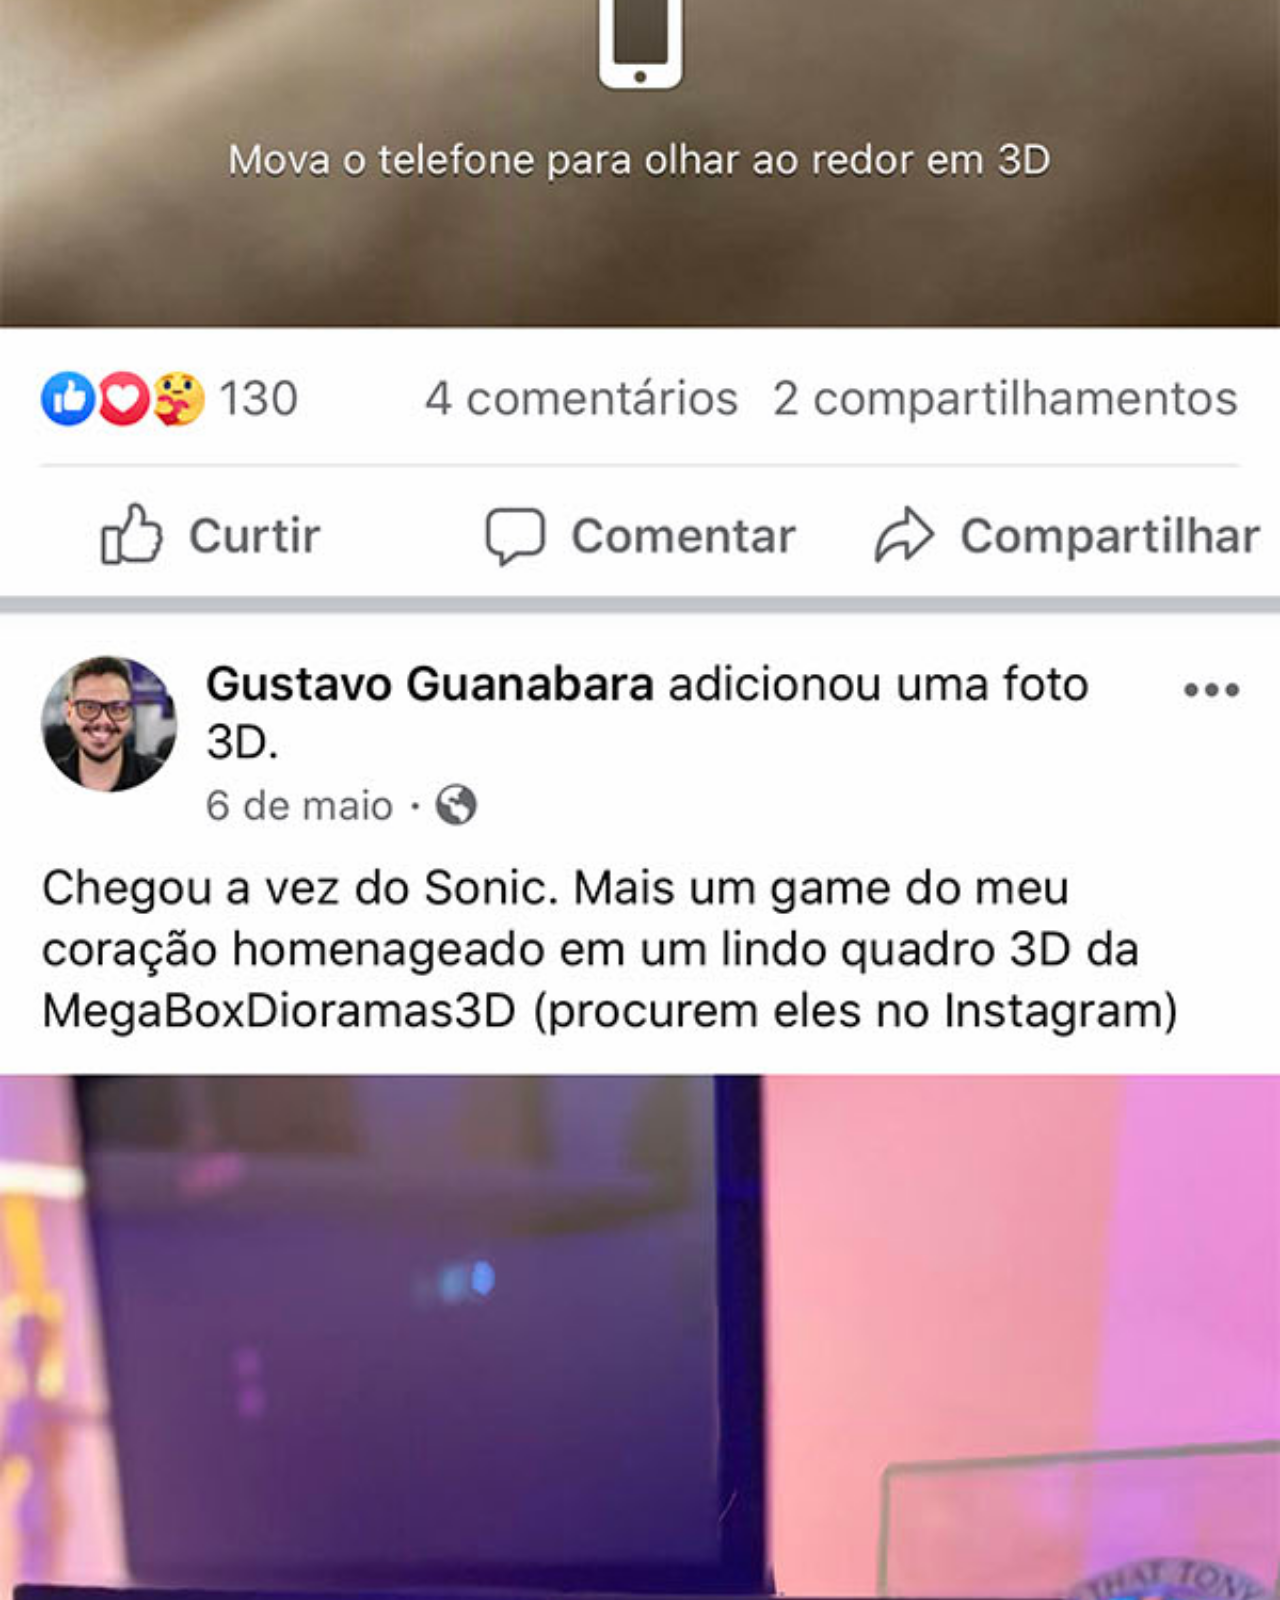
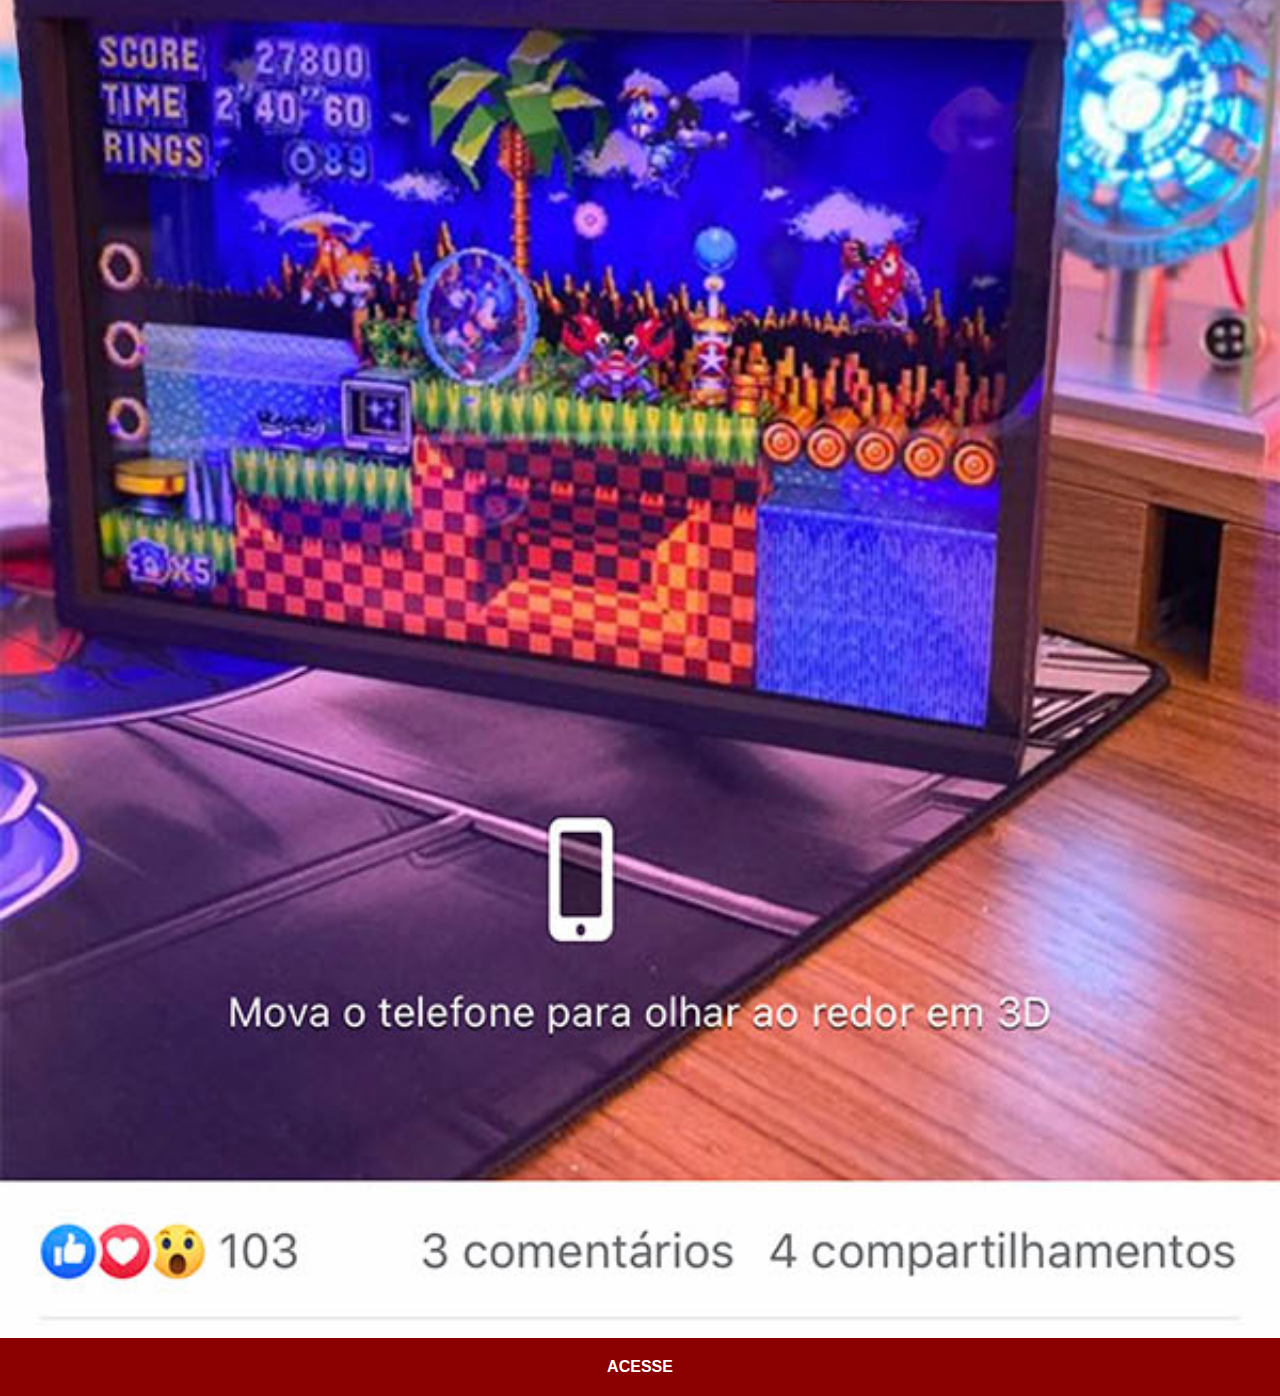
<file: spotify.html>
<!DOCTYPE html>
<html lang="pt-br">
<head>
    <meta charset="UTF-8">
    <meta name="viewport" content="width=device-width, initial-scale=1.0">
    <title>SPOTIFY</title>
    <link rel="stylesheet" href="estilos/social.css">
</head>
<body>
    <img src="imagens/tela-facebook.jpg" alt="Spotify">
    <a target="_blank" href="https://open.spotify.com/playlist/1e5aJic6VBeHp2gO1weRL5?si=0603eb9778134f2b">ACESSE</a>
</body>
</html>
</file>
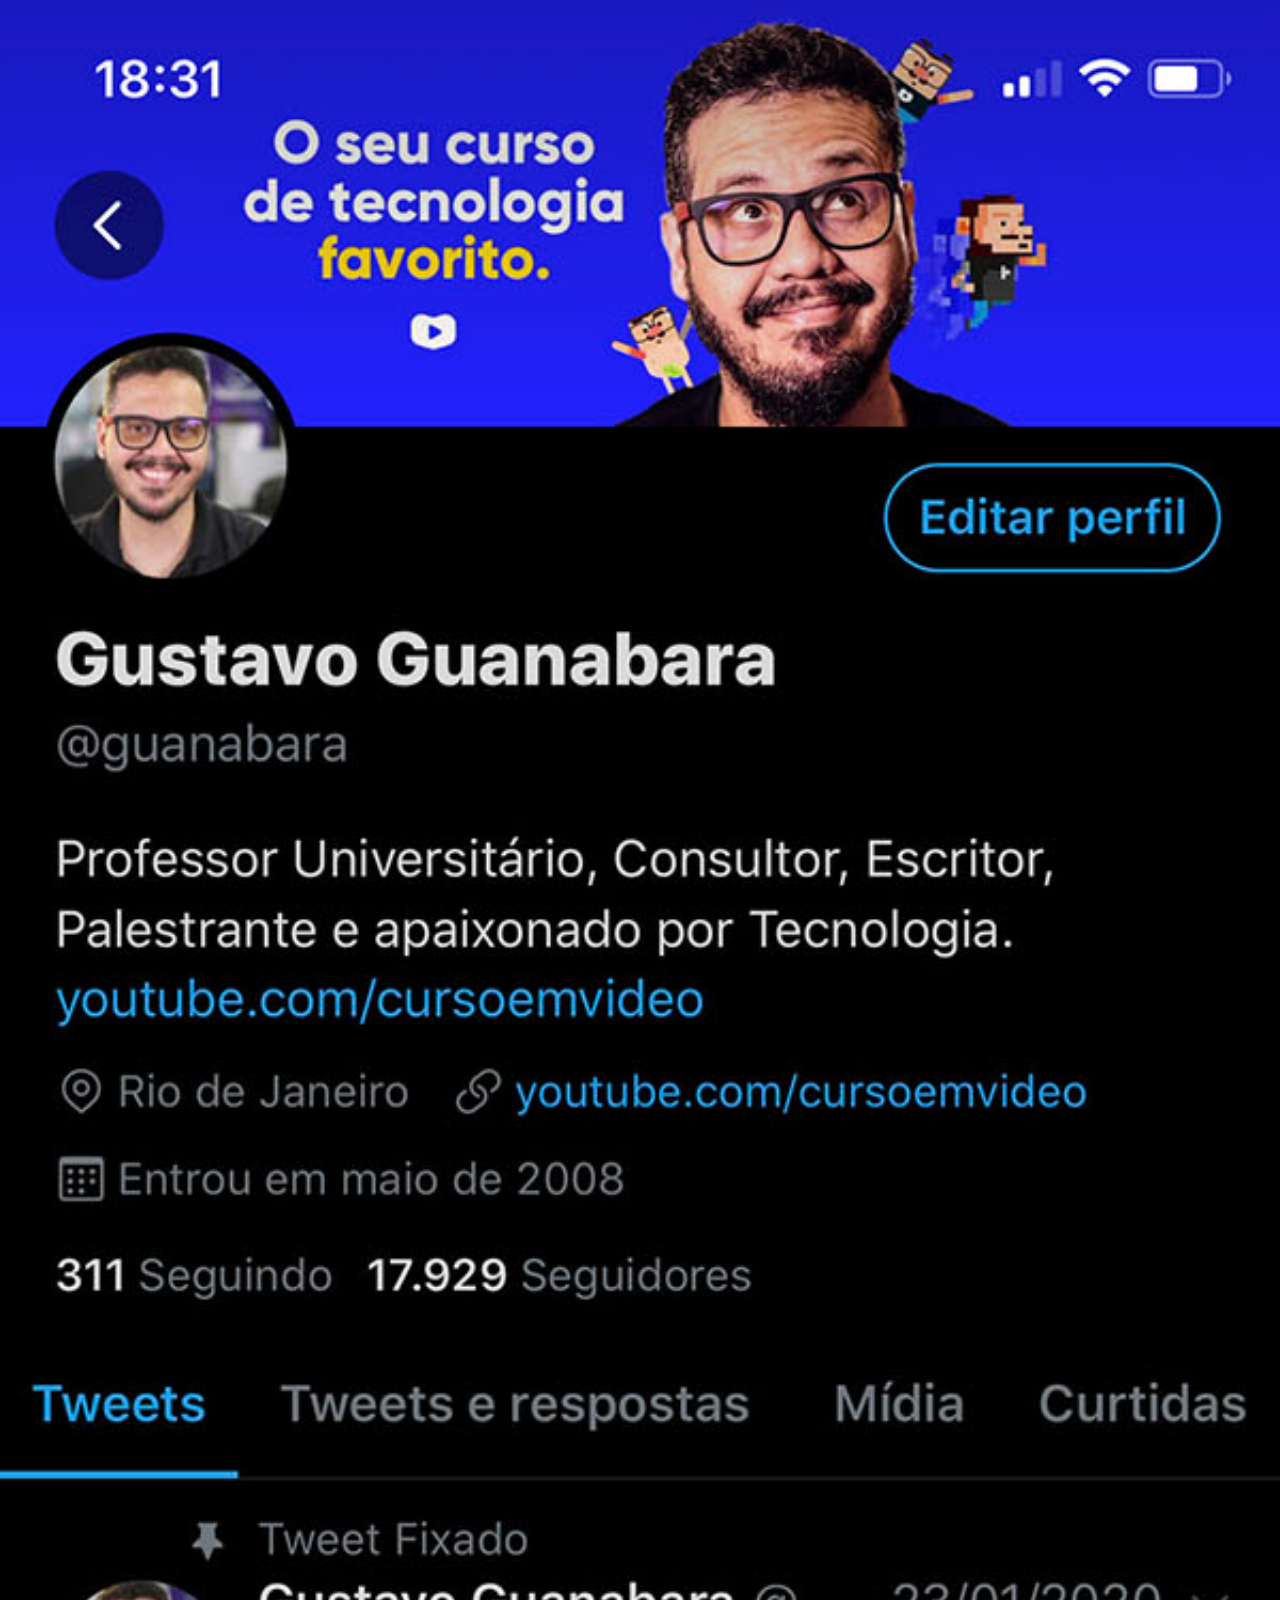
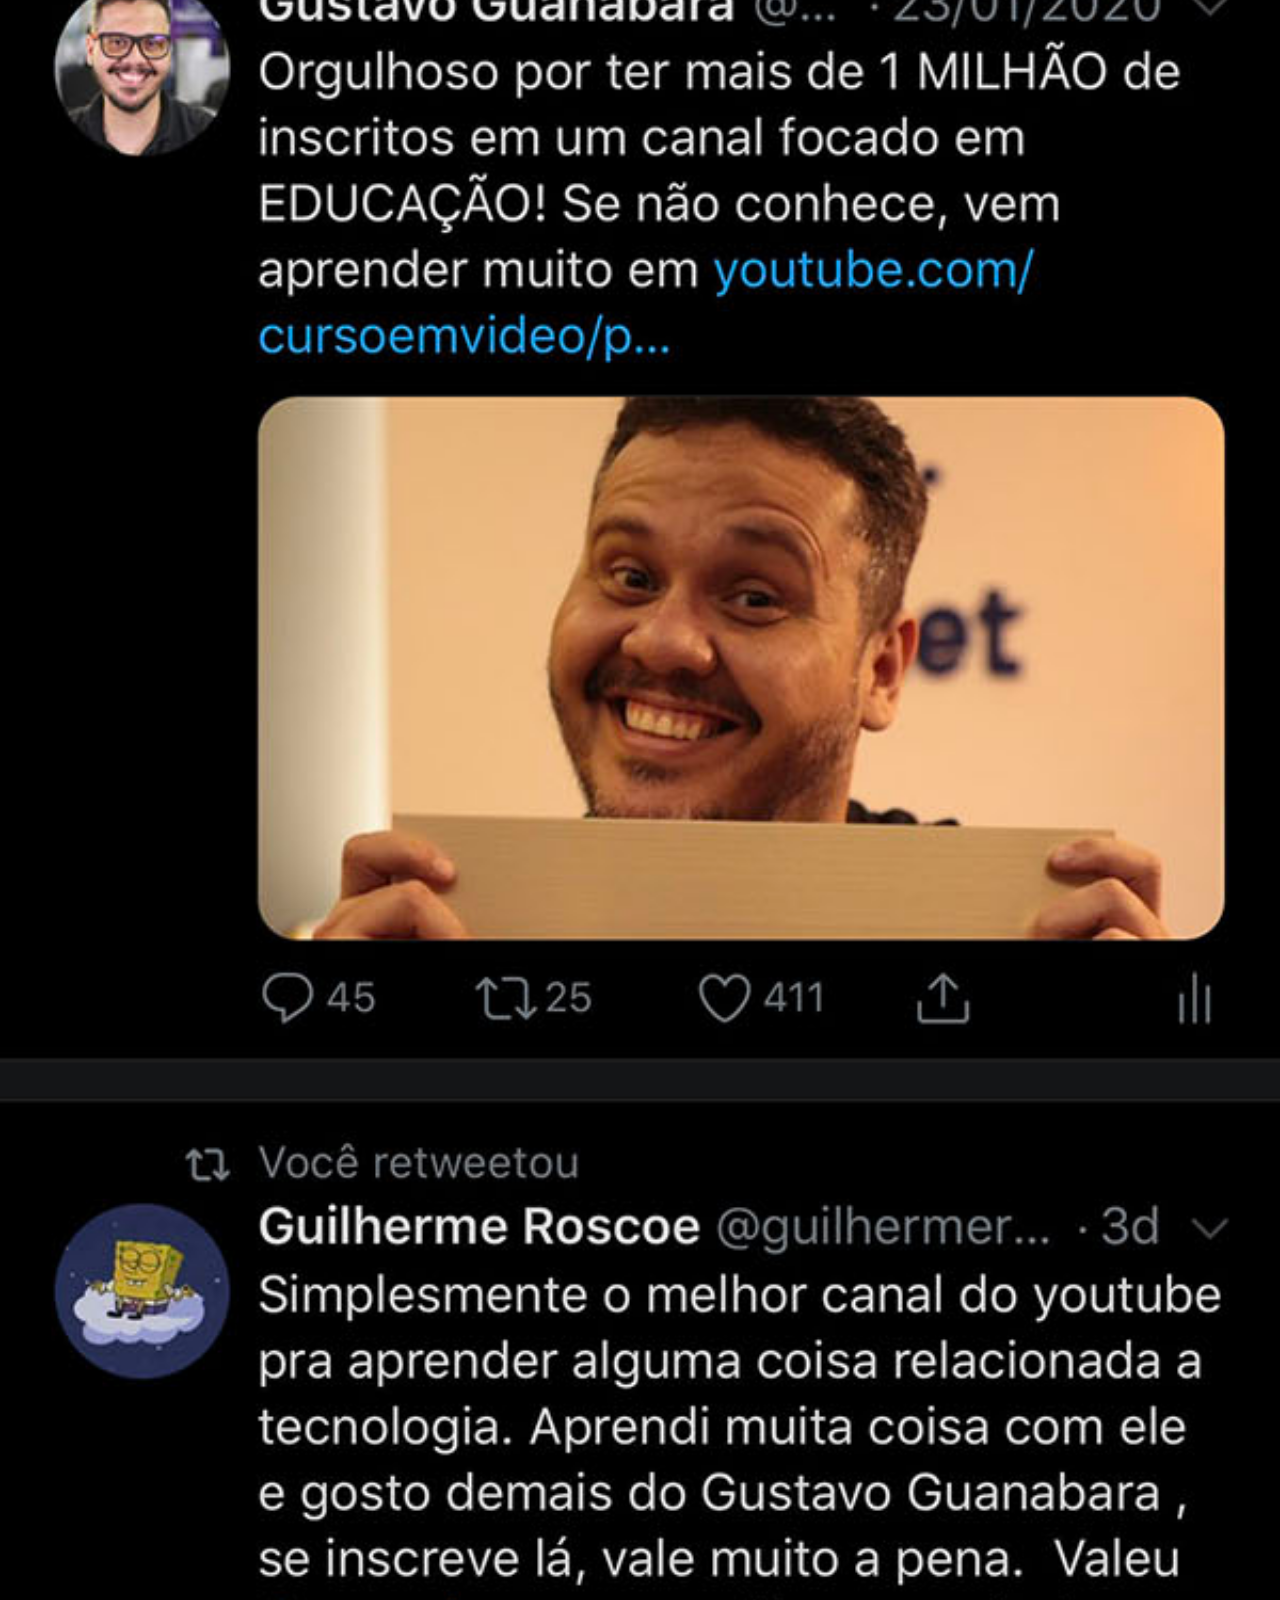
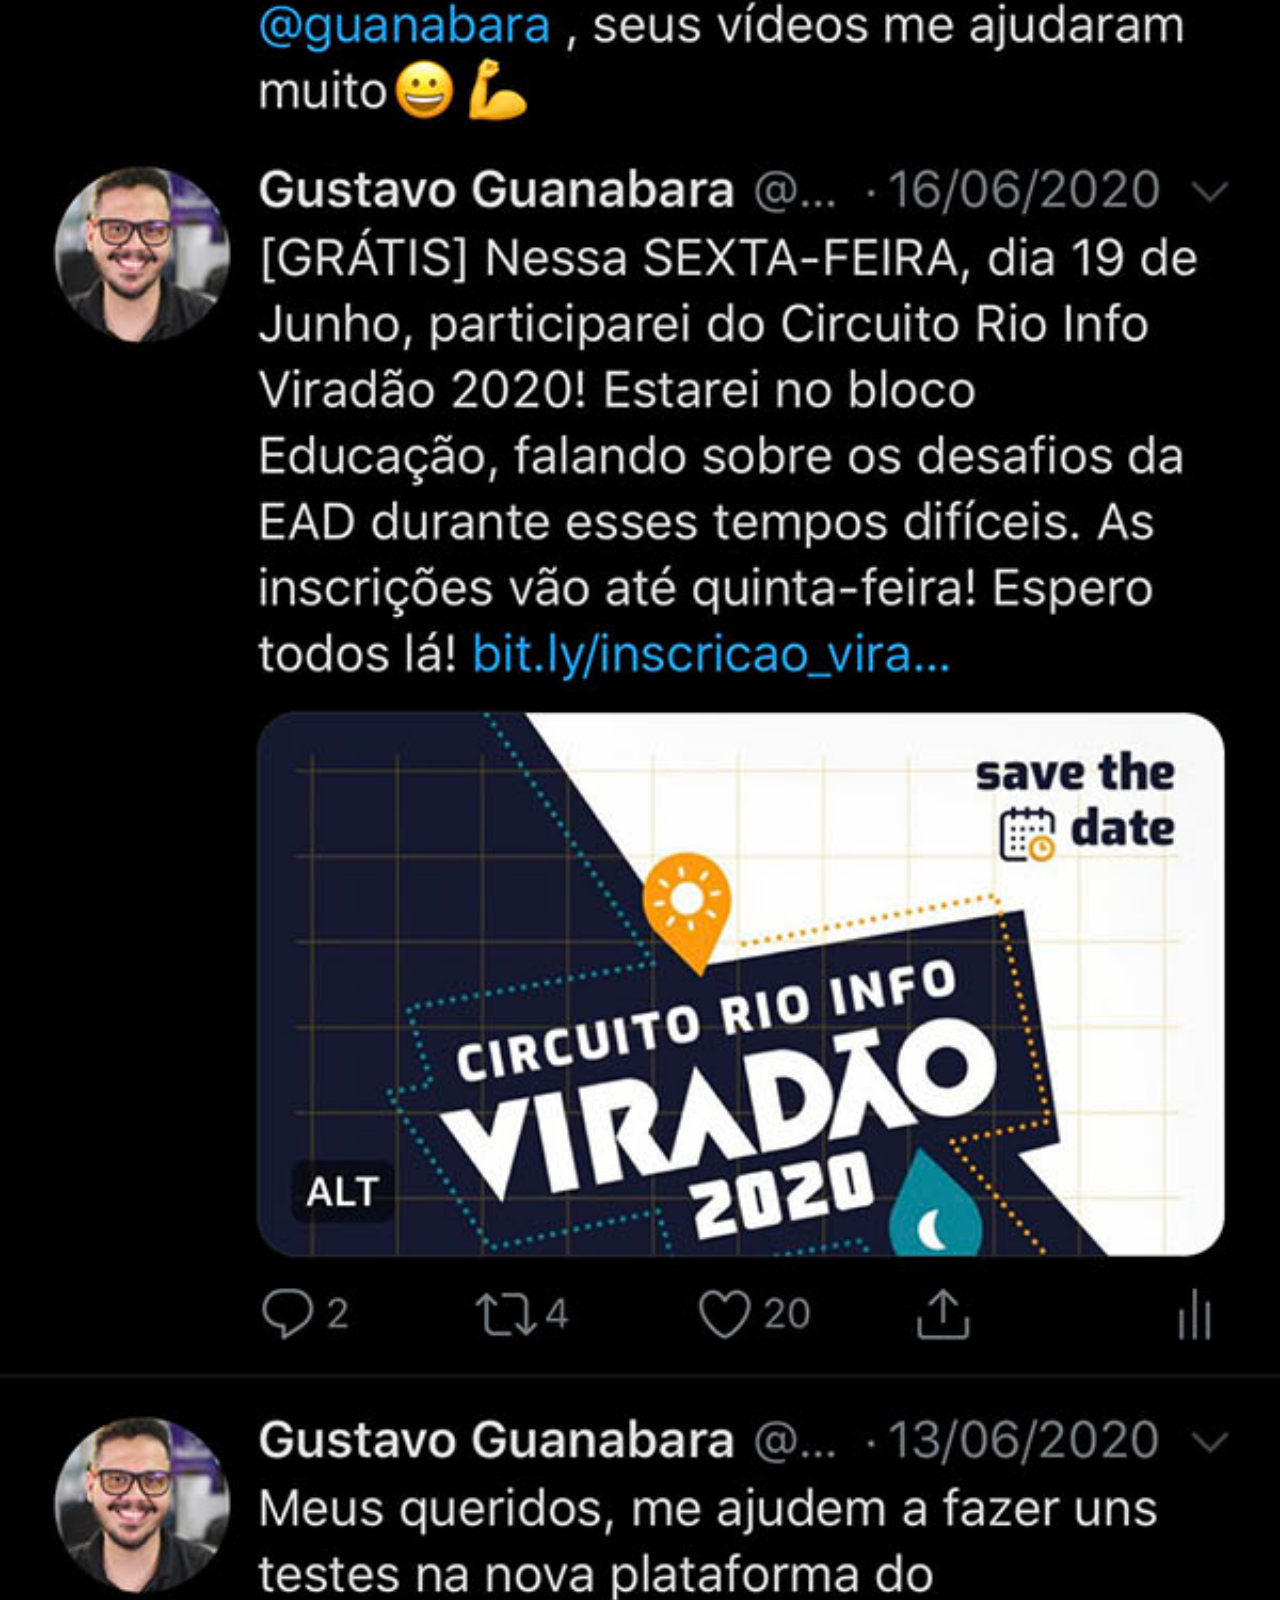
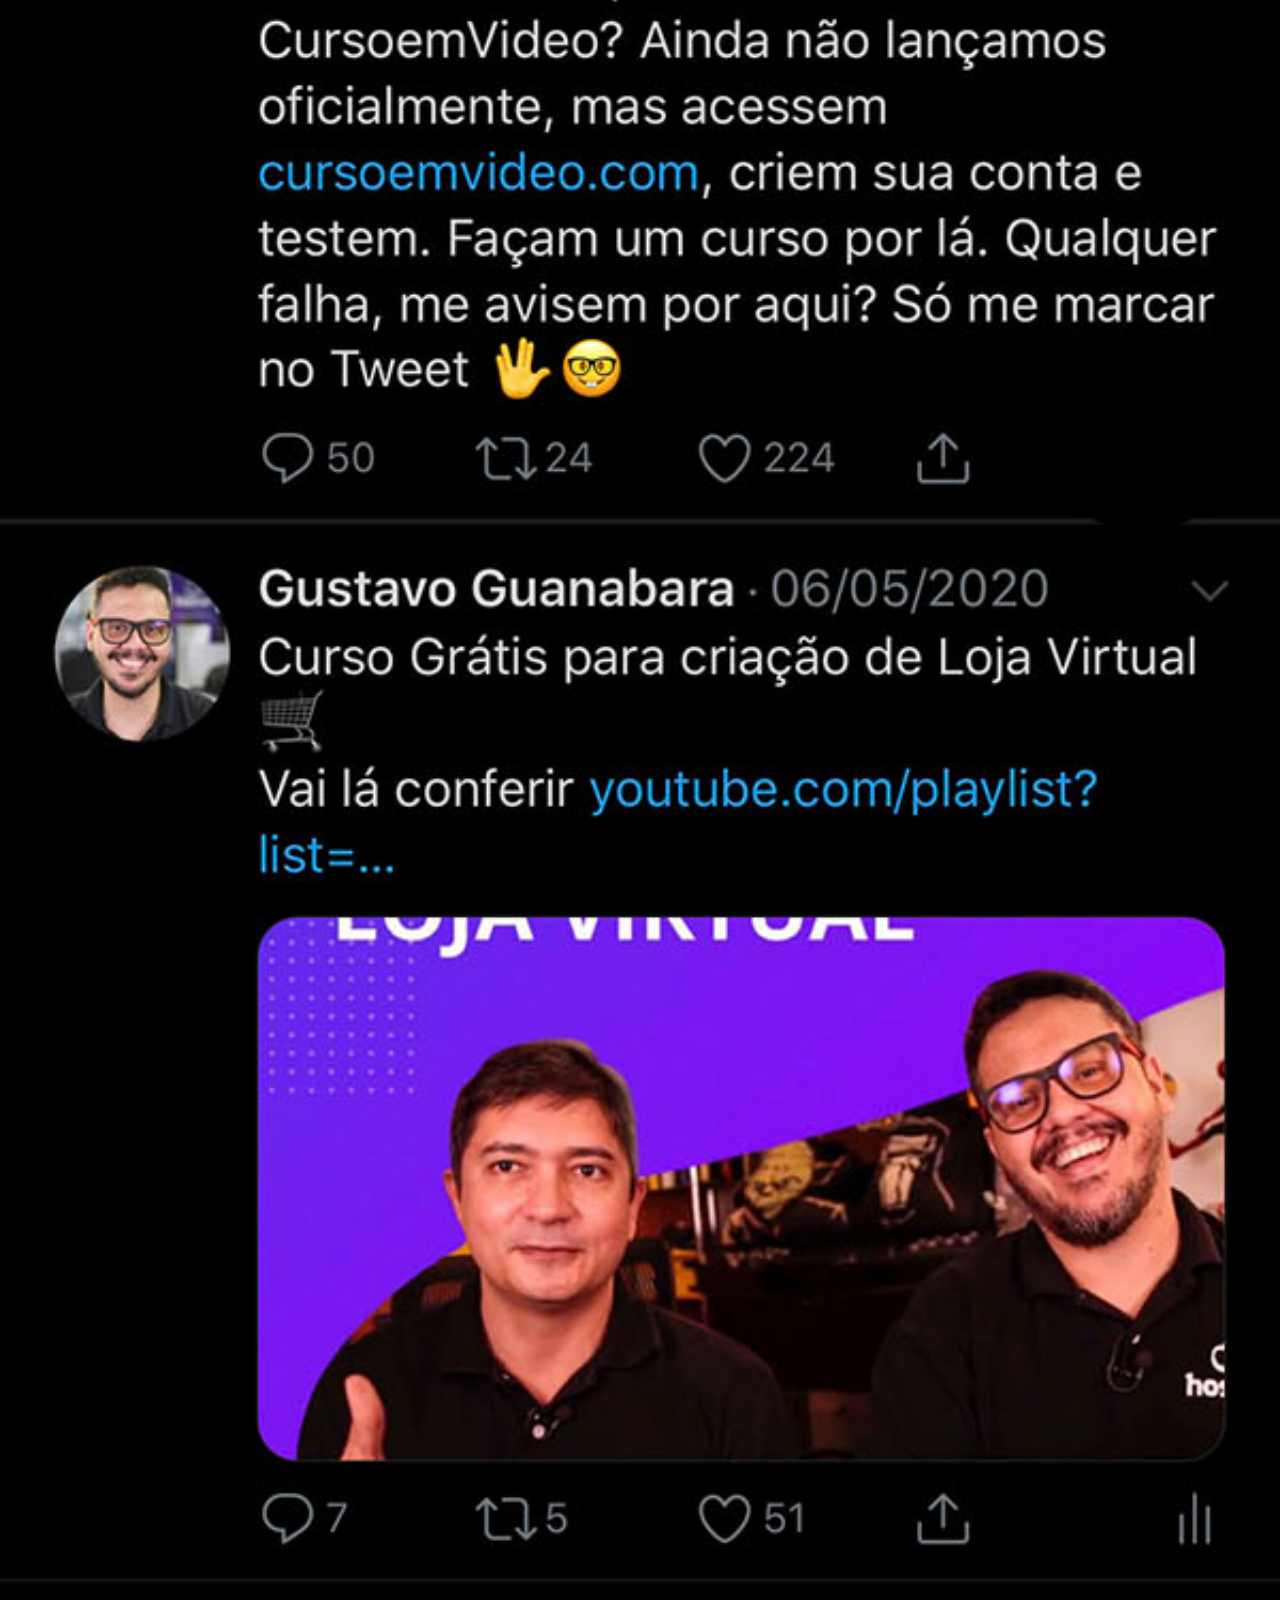
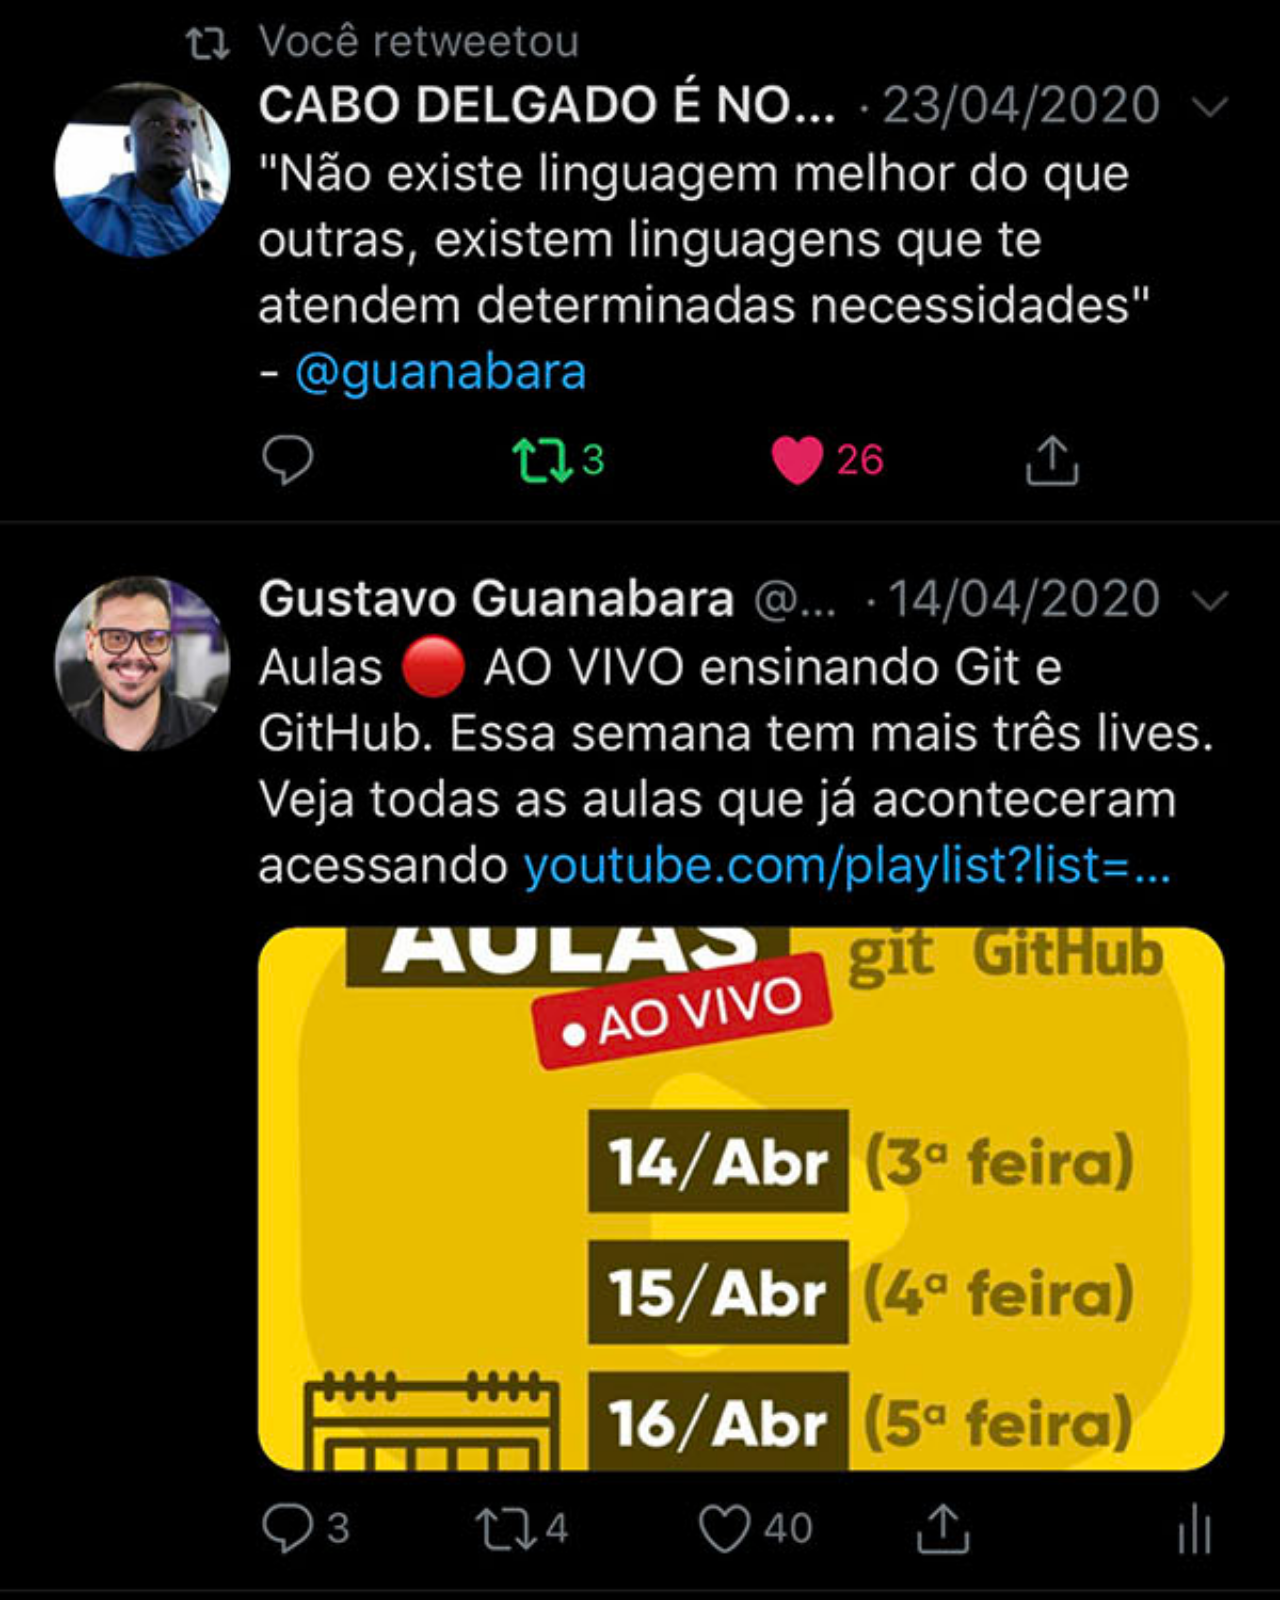
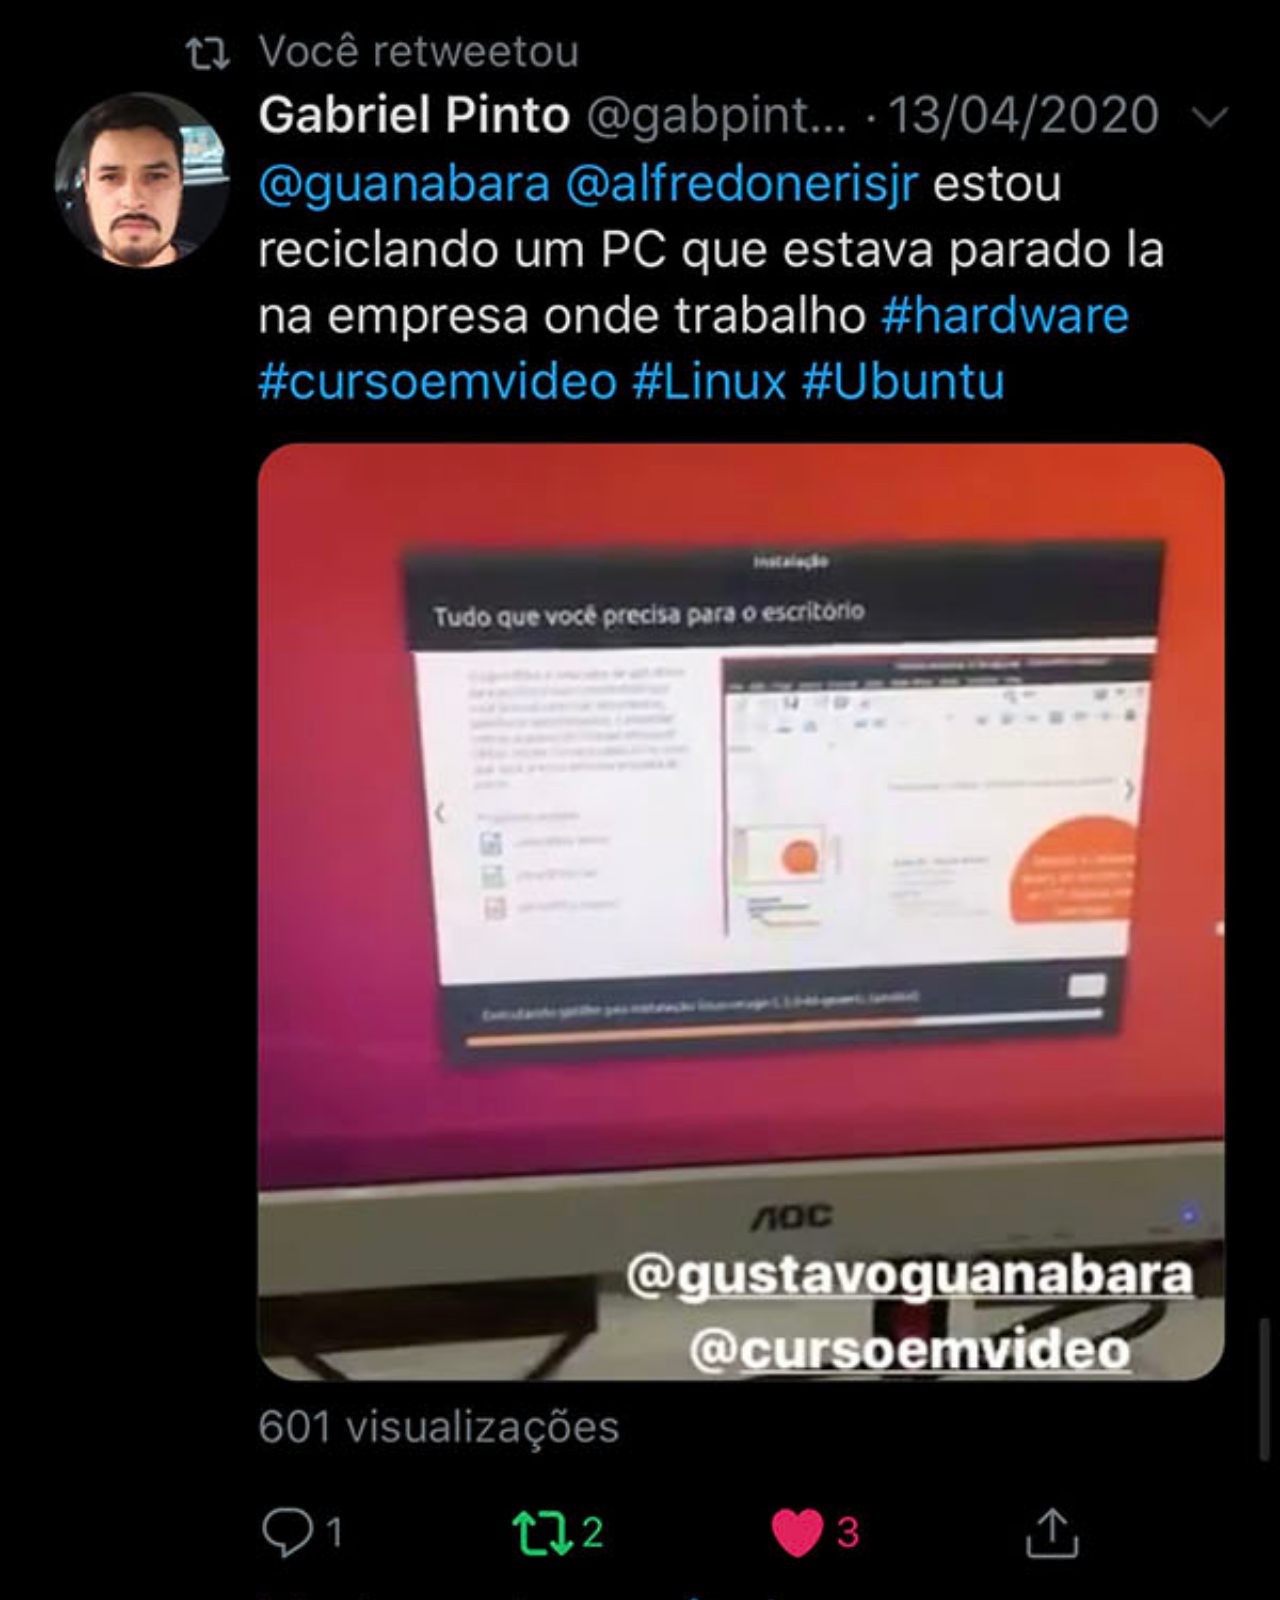
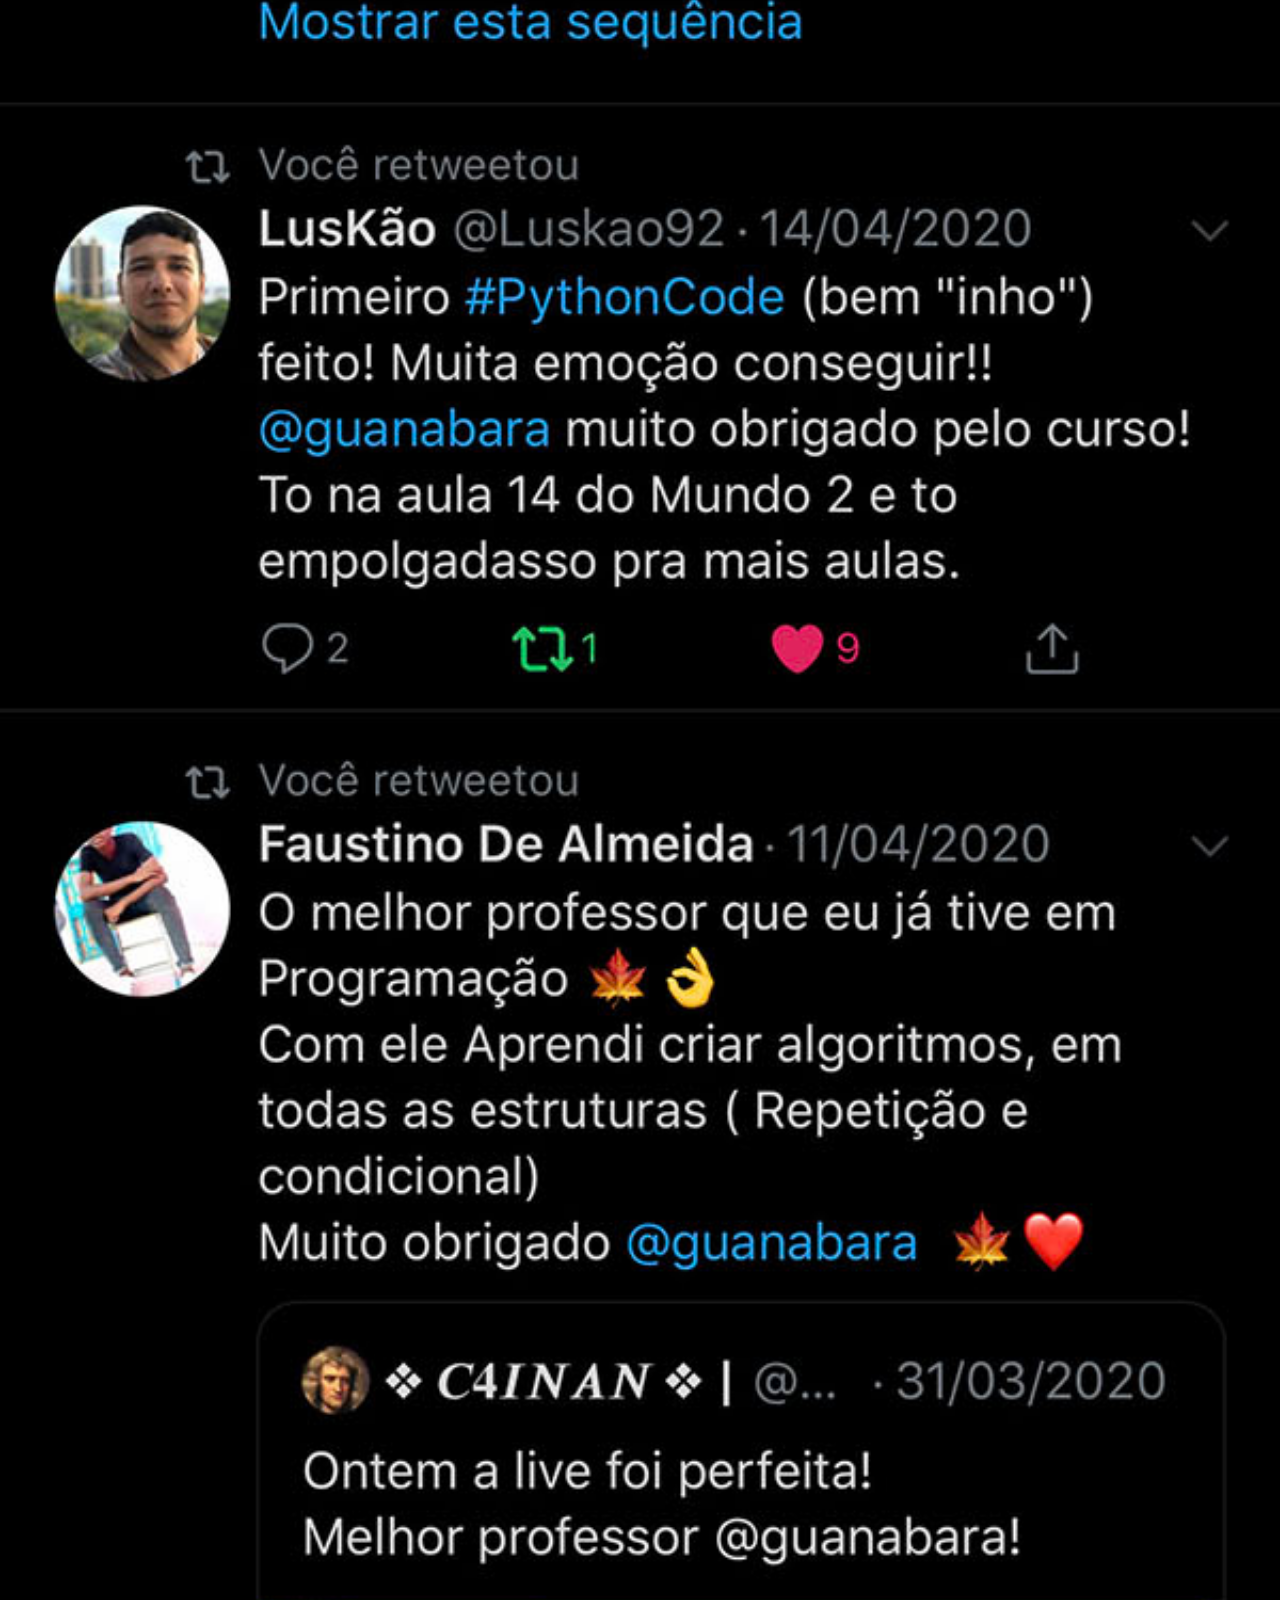
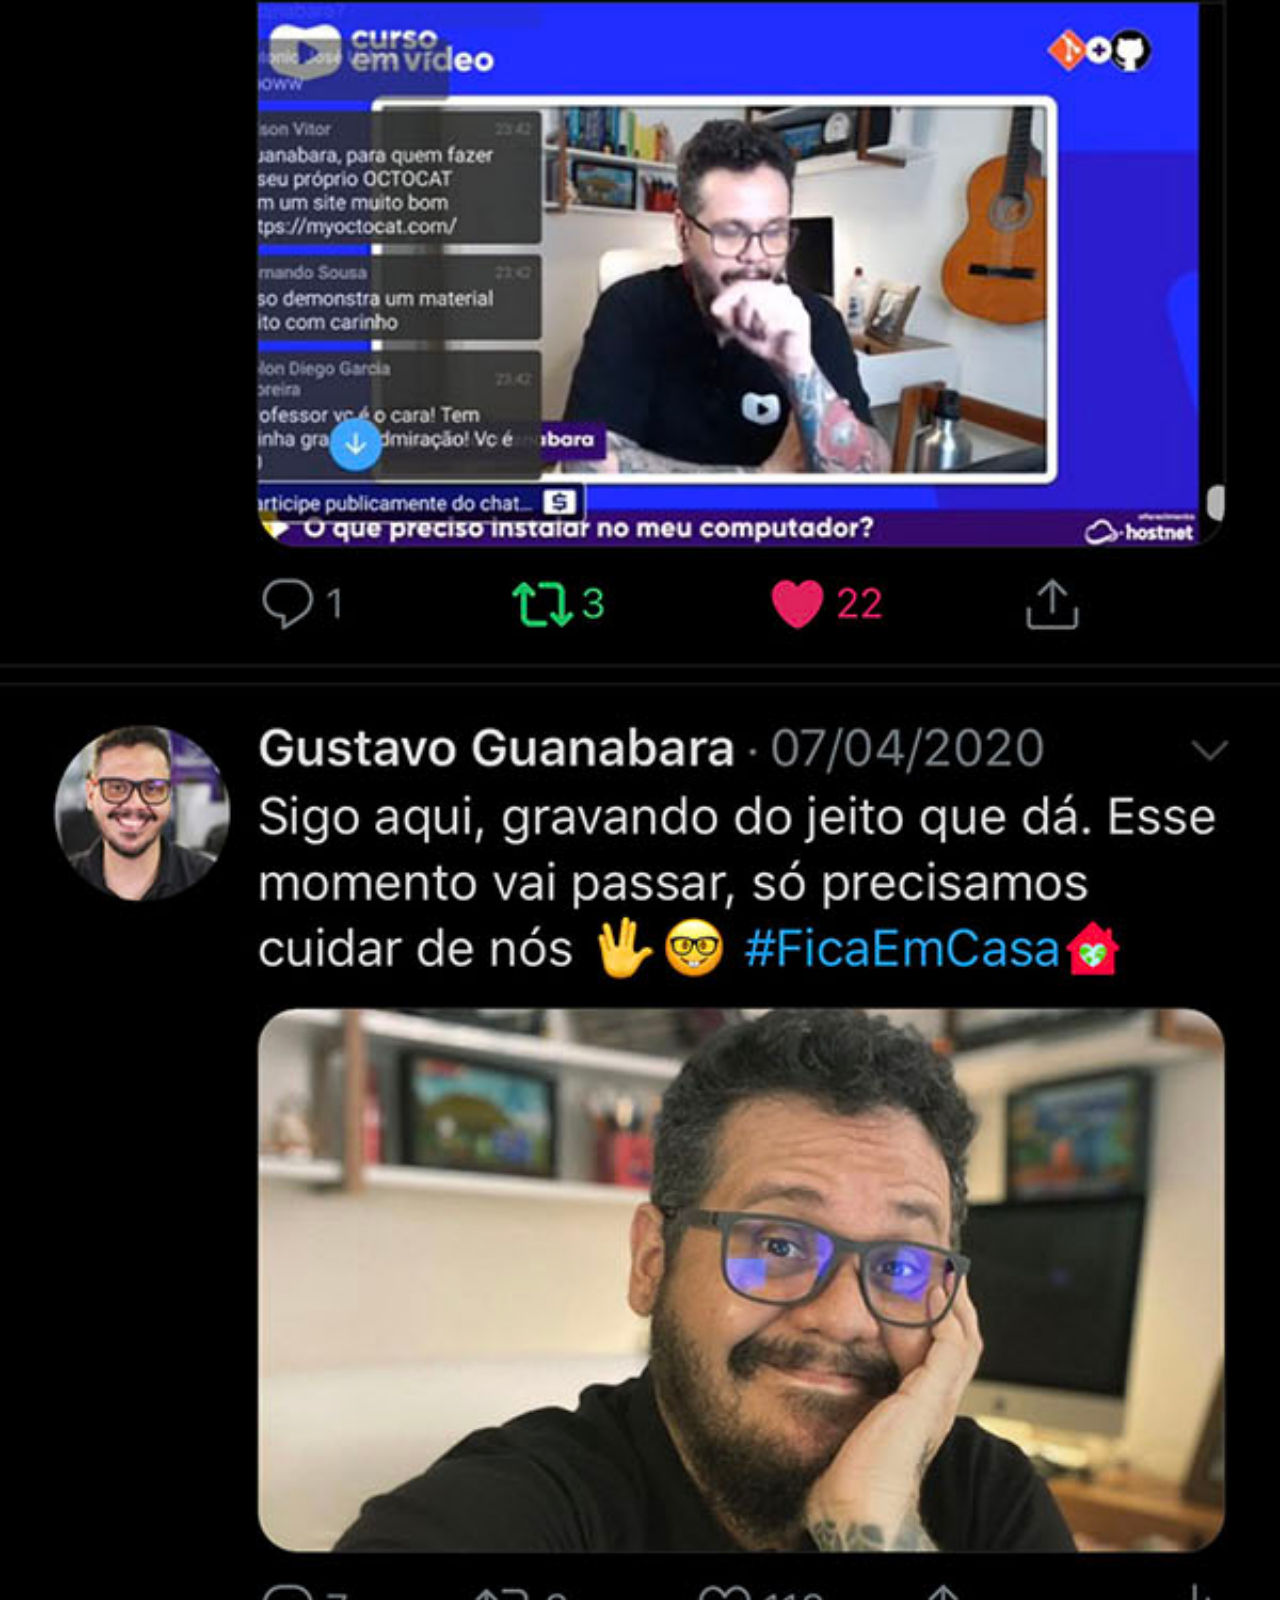
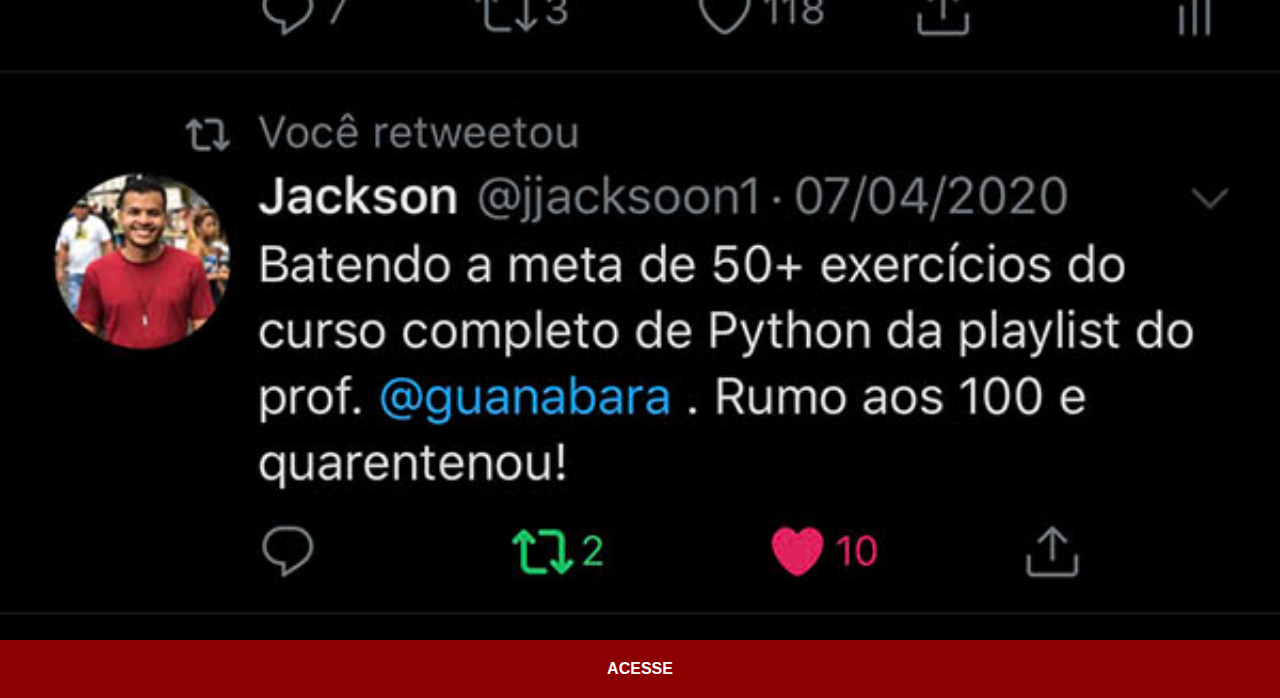
<file: twitter.html>
<!DOCTYPE html>
<html lang="pt-br">
<head>
    <meta charset="UTF-8">
    <meta name="viewport" content="width=device-width, initial-scale=1.0">
    <title>Twitter</title>
    <link rel="stylesheet" href="estilos/social.css">
</head>
<body>
    <img src="imagens/tela-twitter.jpg" alt="TWITTER">
    <a target="_blank" href="https://x.com/str1xoliver">ACESSE</a>
</body>
</html>
</file>
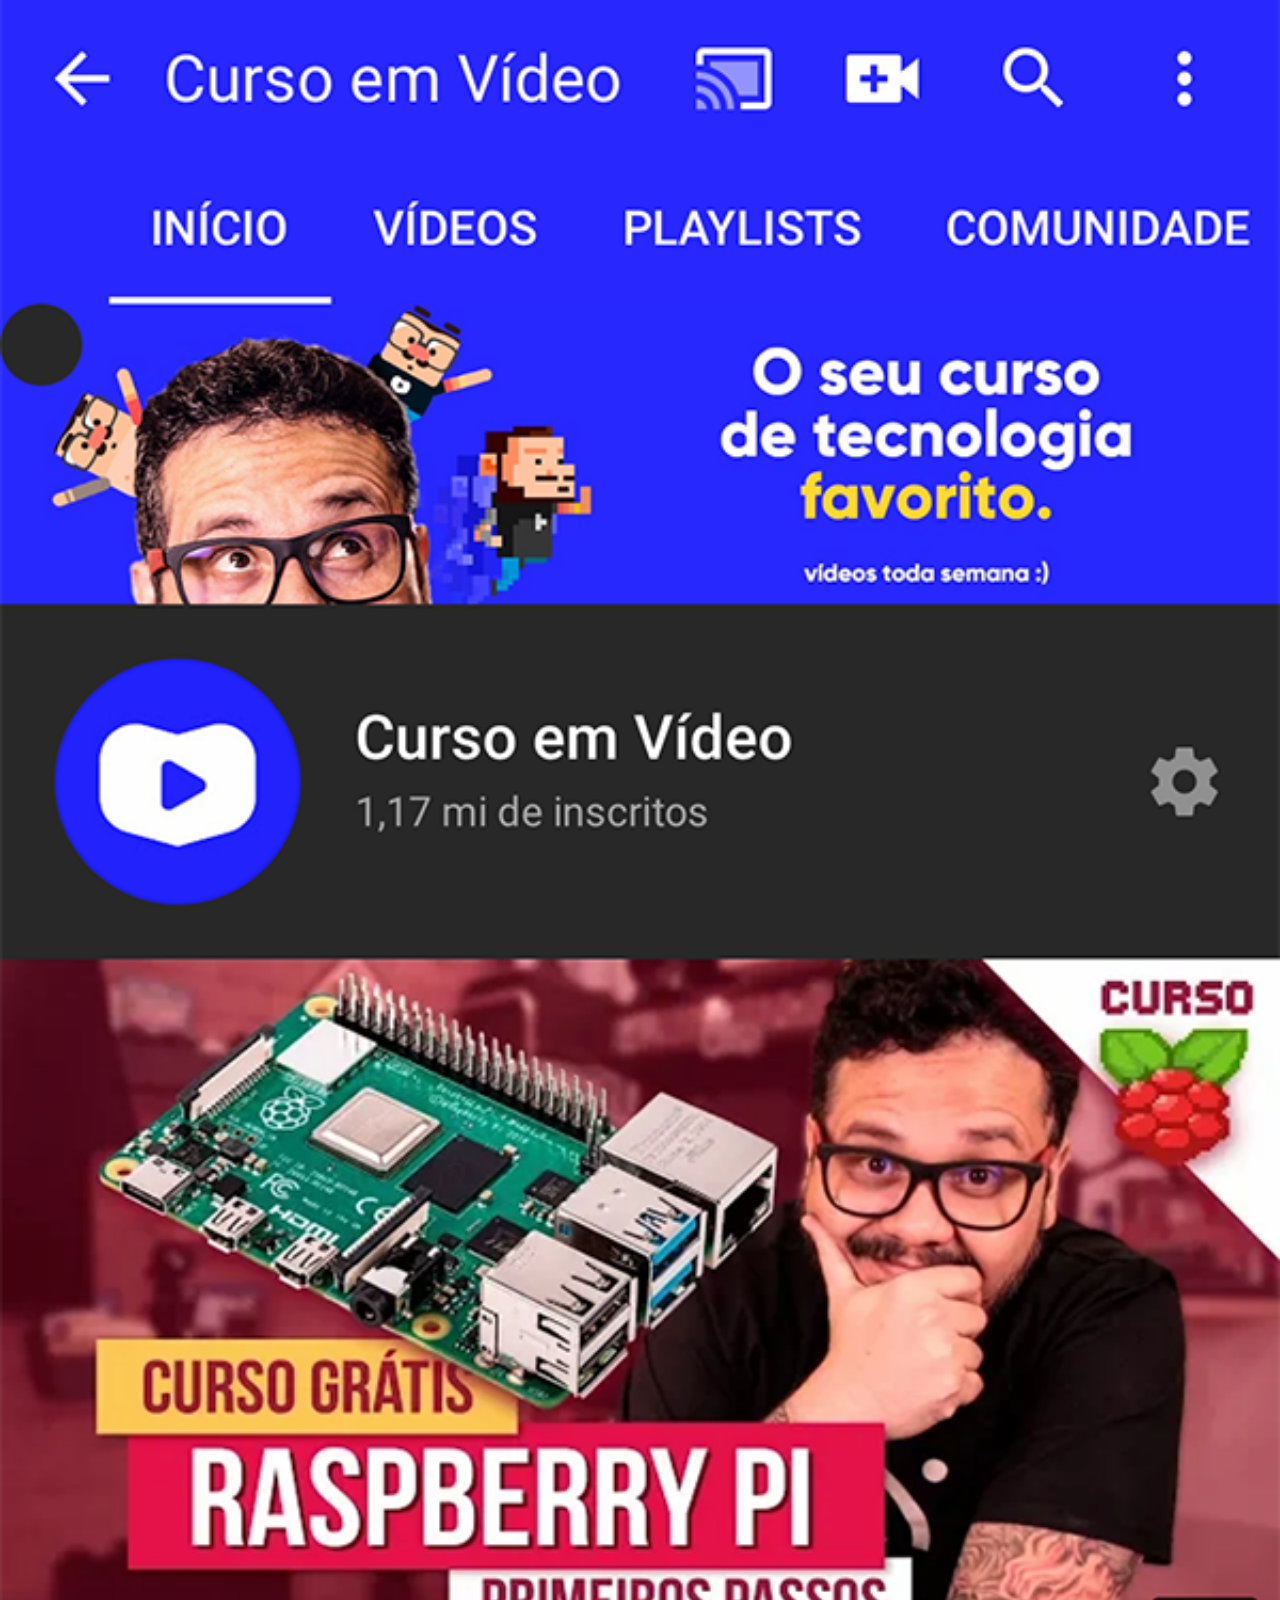
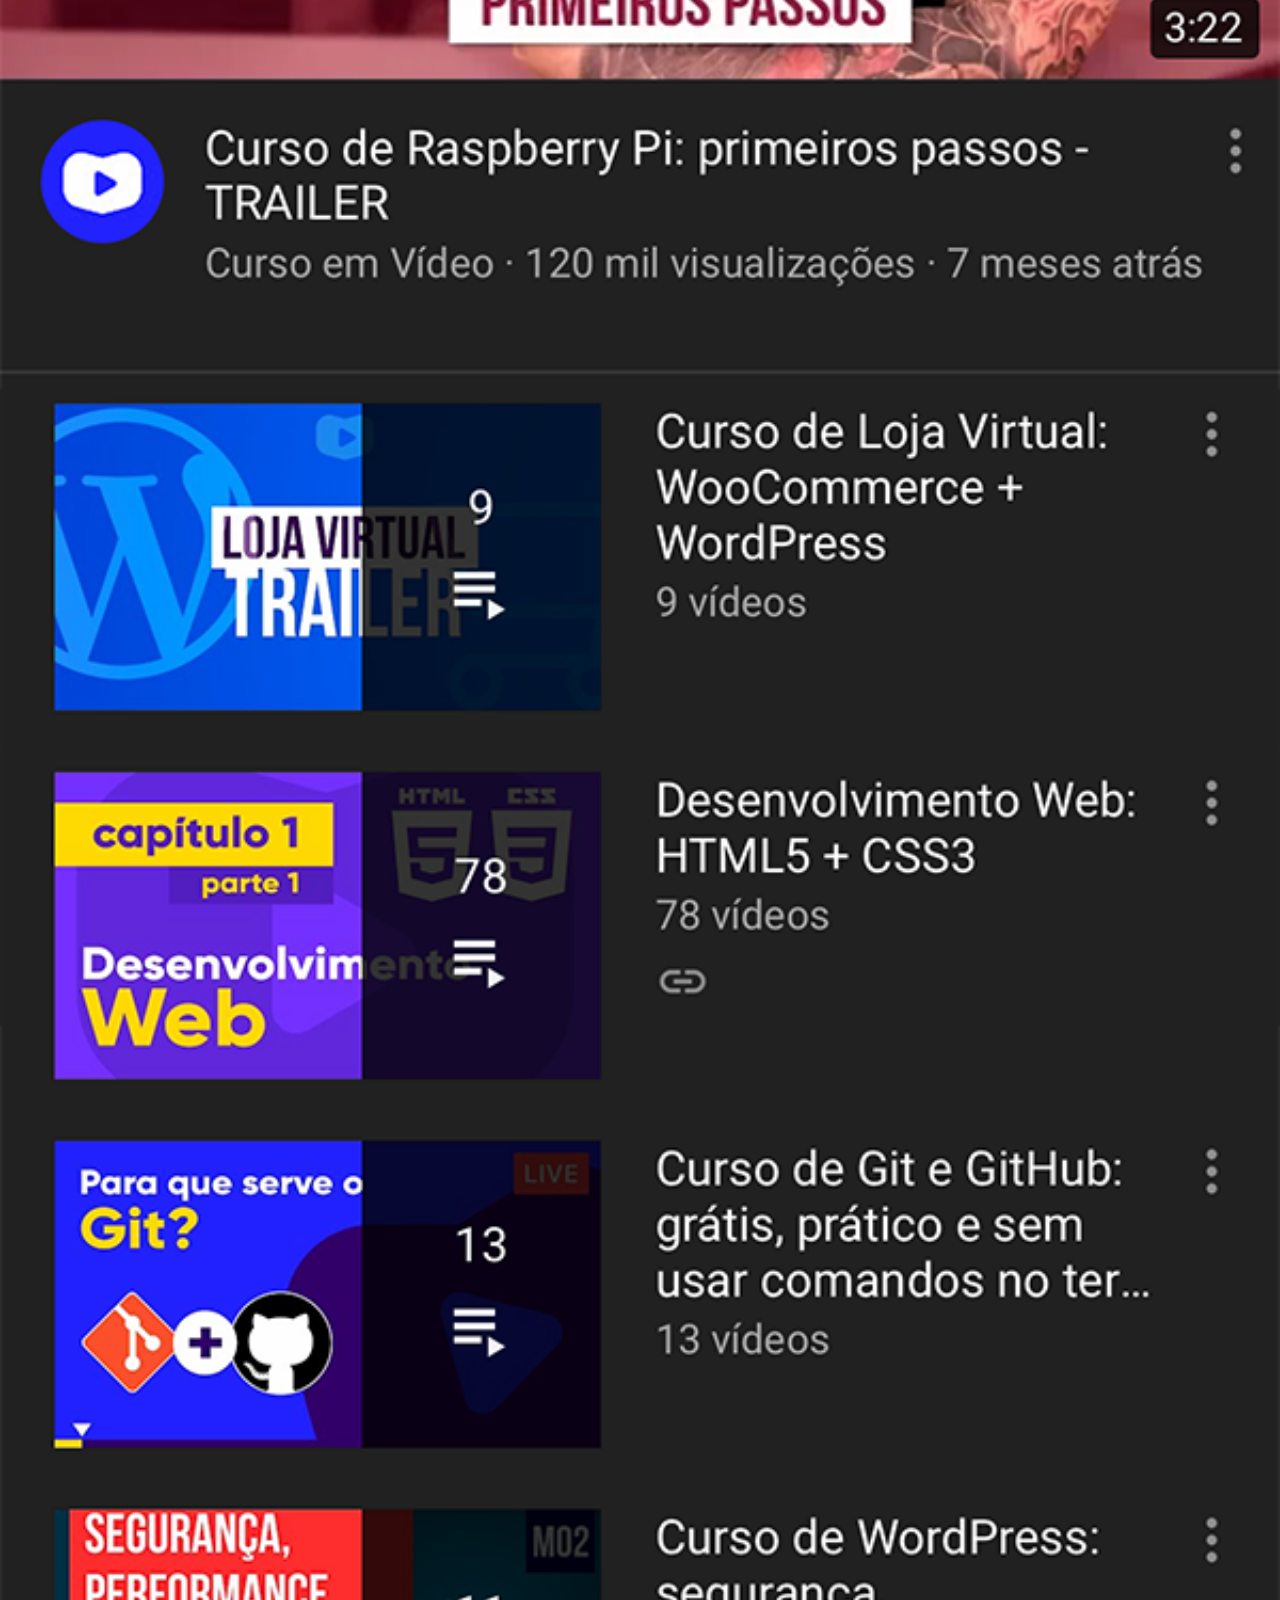
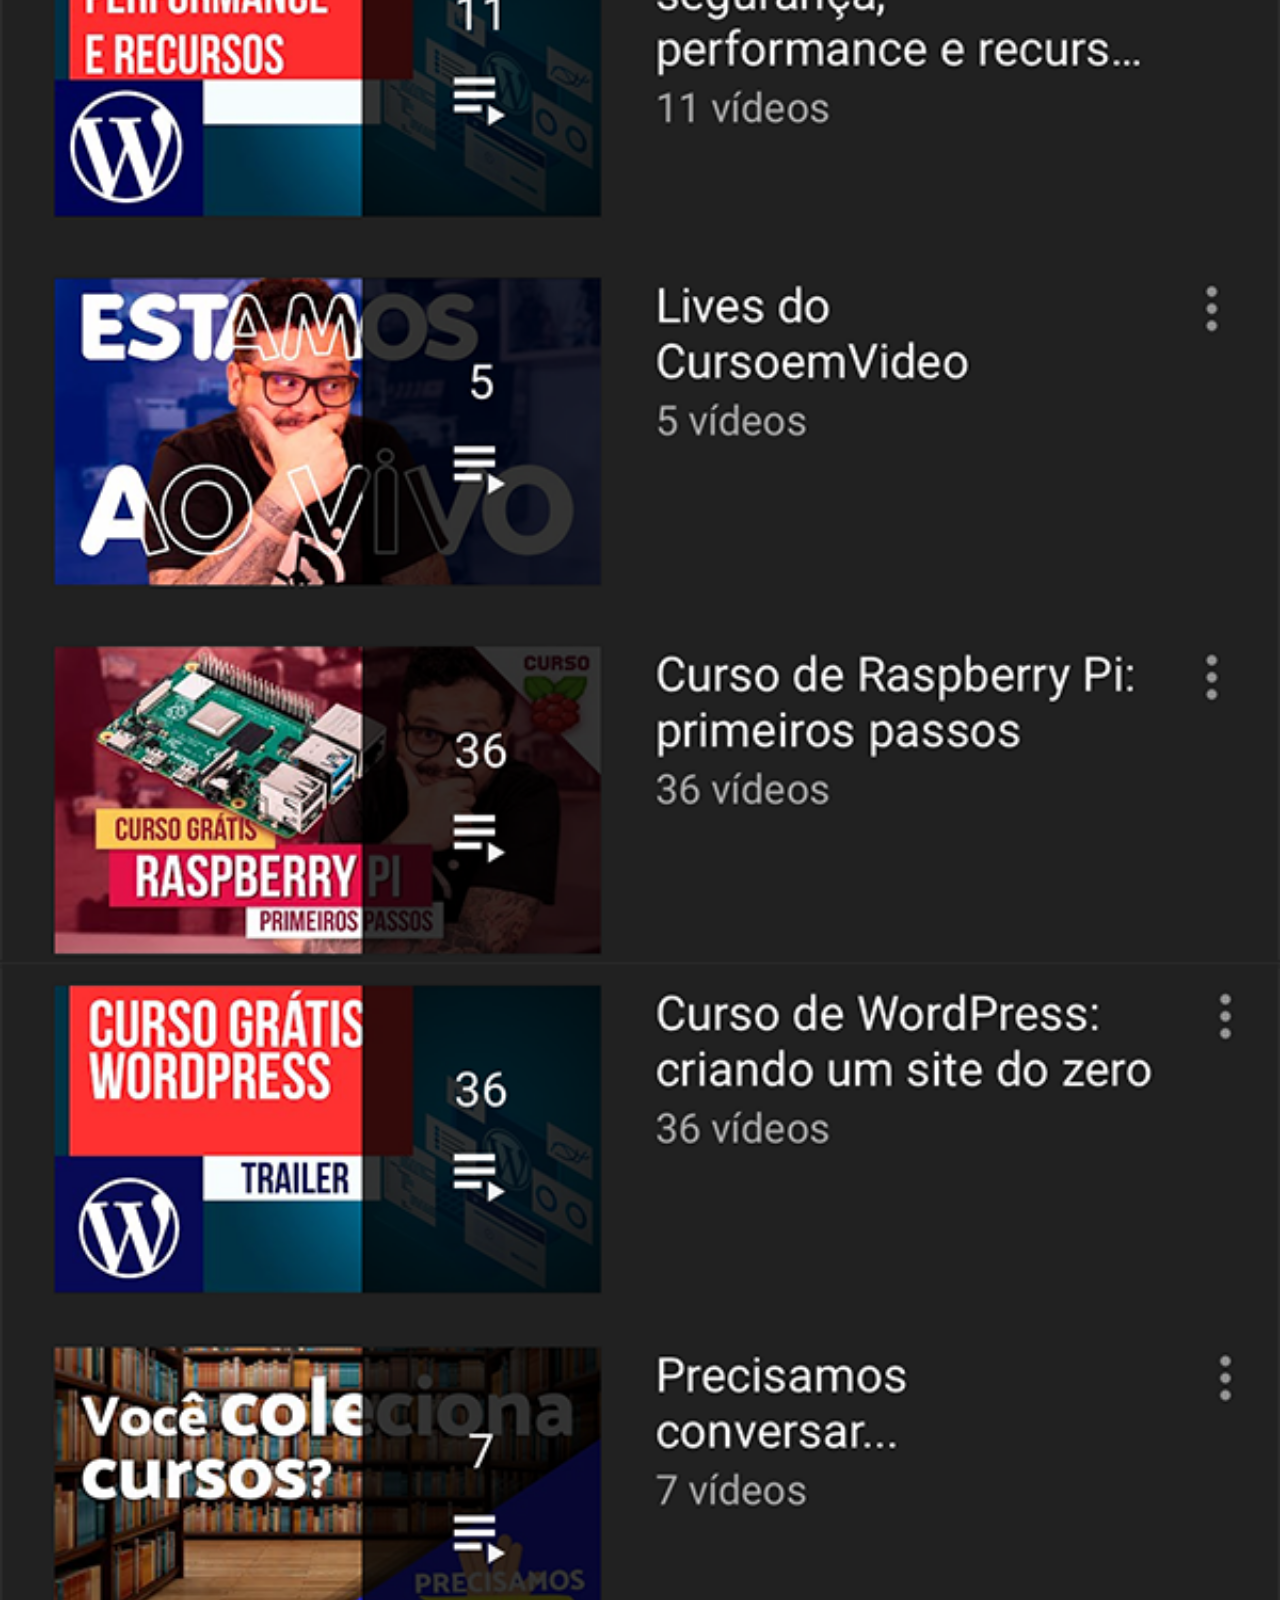
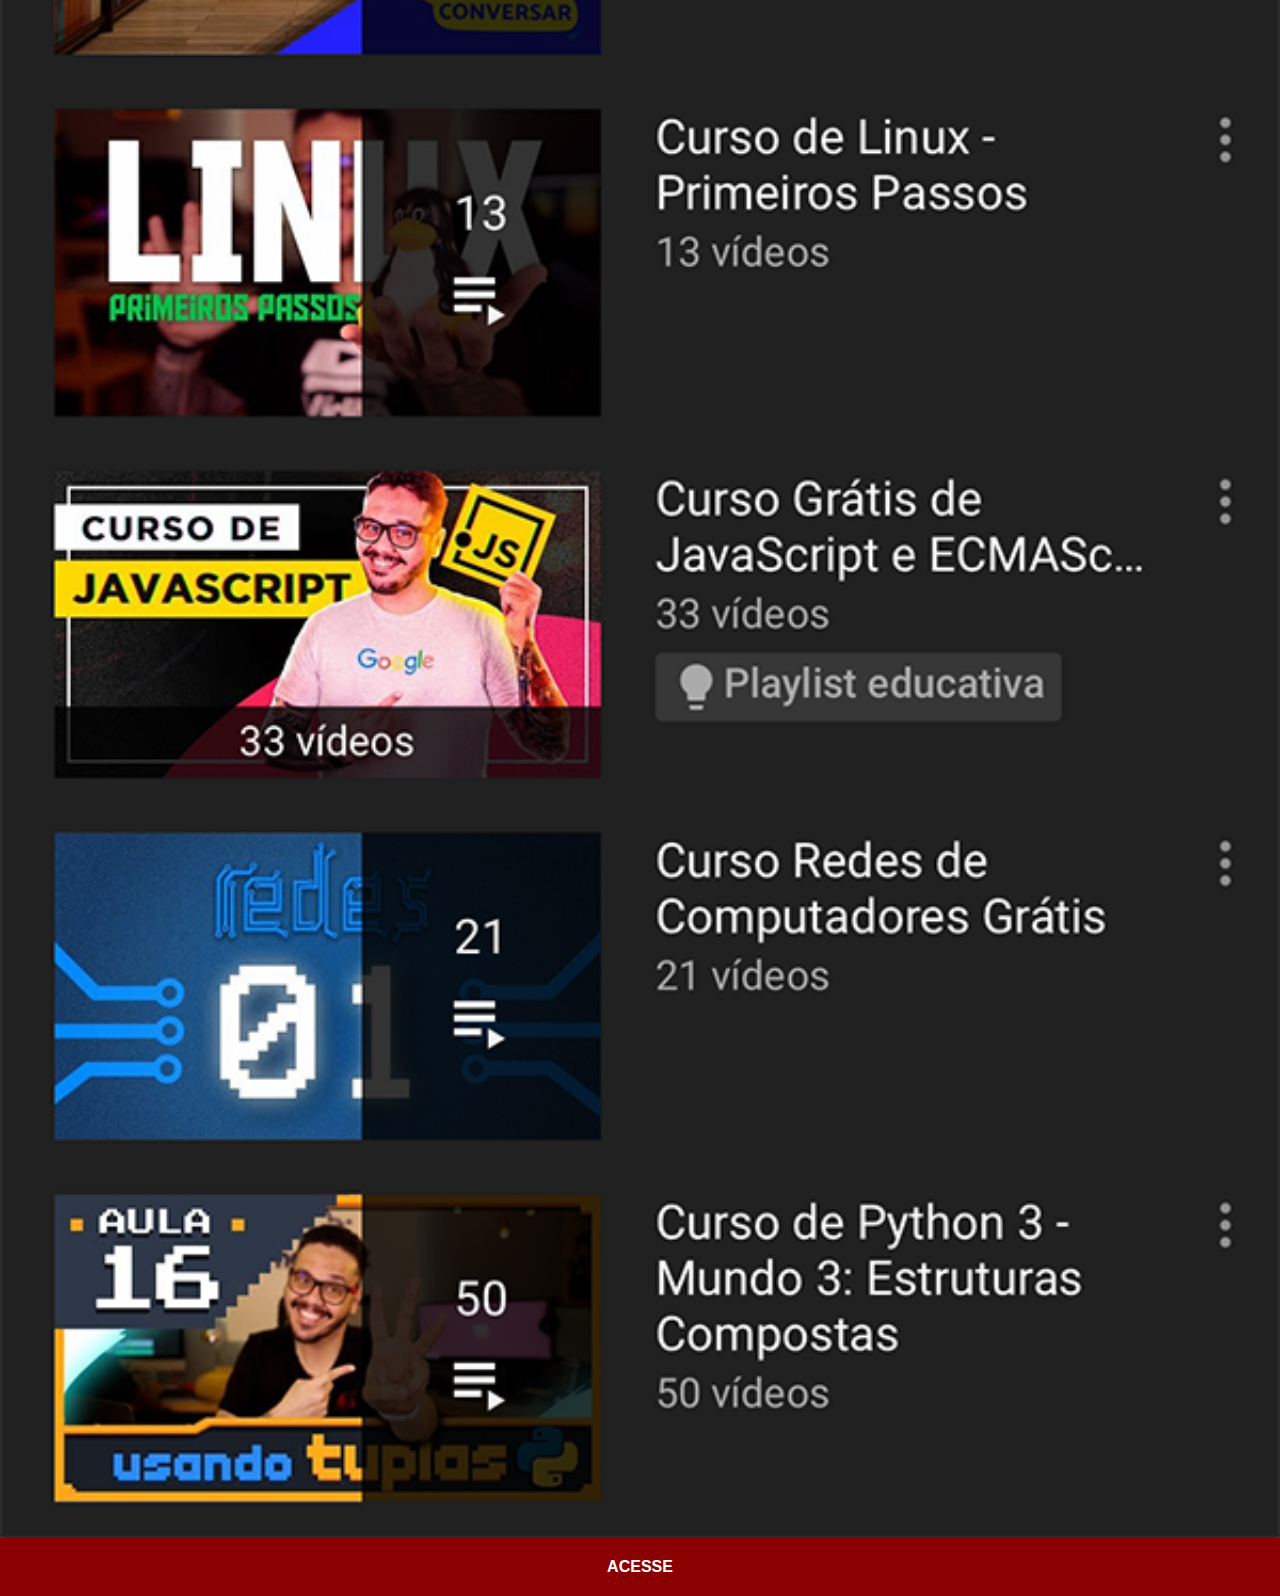
<file: youtube.html>
<!DOCTYPE html>
<html lang="pt-br">
<head>
    <meta charset="UTF-8">
    <meta name="viewport" content="width=device-width, initial-scale=1.0">
    <title>youtube</title>
</head>
<link rel="stylesheet" href="estilos/social.css">
<body>
    <img src="imagens/tela-youtube.png" alt="YT">
    <a target="_blank" href="https://www.youtube.com/c/CursoemV%C3%ADdeo">  ACESSE
        
    </a>
</body>
</html>
</file>
<file: estilos/style.css>
@charset "UTF-8";

* {
    margin: 0px;
    padding: 0px;
    font-family: Arial, Helvetica, sans-serif;
}

html,
body {
    height: 100vh;
    width: 100vw;
    background-color: black;

}

body {
    background: url(../imagens/fundo-madeira.jpg) no-repeat top center;
    background-size: cover;
    background-attachment: fixed;
}

main {
    height: 100vh;
    position: relative;
    
}

section#telefone {

    position: absolute;
    top: 50%;
    left: 50%;
    transform: translate(-50%, -50%);

    height: 504px;
    width: 250px;
    background: url('../imagens/frame-iphone.png') no-repeat;
}
iframe#tela {
    position: relative;
    top: 64px;
    left: 19px;
    width: 213.3px;
    height: 378px;
}
section#redes {
    text-align: right;
}
section#redes img {
    width: 50px;
    border-radius: 50%;
    margin:10px;
    box-shadow: 2px 2px 5px rgba(0, 0, 0, 0.452);
    box-sizing: border-box;
}

section#redes img:hover{

    border: 2px solid rgba(255, 255, 255, 0.623);
    transform: translate(-3px ,-3px);
    border: 5px 5px 10px rgba(0, 0, 0, 0.473);
    transition: transform .2s, border .1s;

}

section#redes img:active {
    transform: scale(95%);
}
</file>
<file: estilos/social.css>
@charset "UTF-8";

* {
    margin: 0px;
    padding: 0px;
    font-family: Arial, Helvetica, sans-serif;
}

::-webkit-scrollbar{

    width: 0px;
    height: 0px;
}
img{
width: 100vw;
display: block;

}
a {
display: block;
background-color: darkred;
padding: 20px;
text-align: center;
font-weight: bolder;
text-decoration: none;
color: white;
margin: 0px;
}

a:hover{
background-color: rgb(44, 0, 0);
}
</file>
